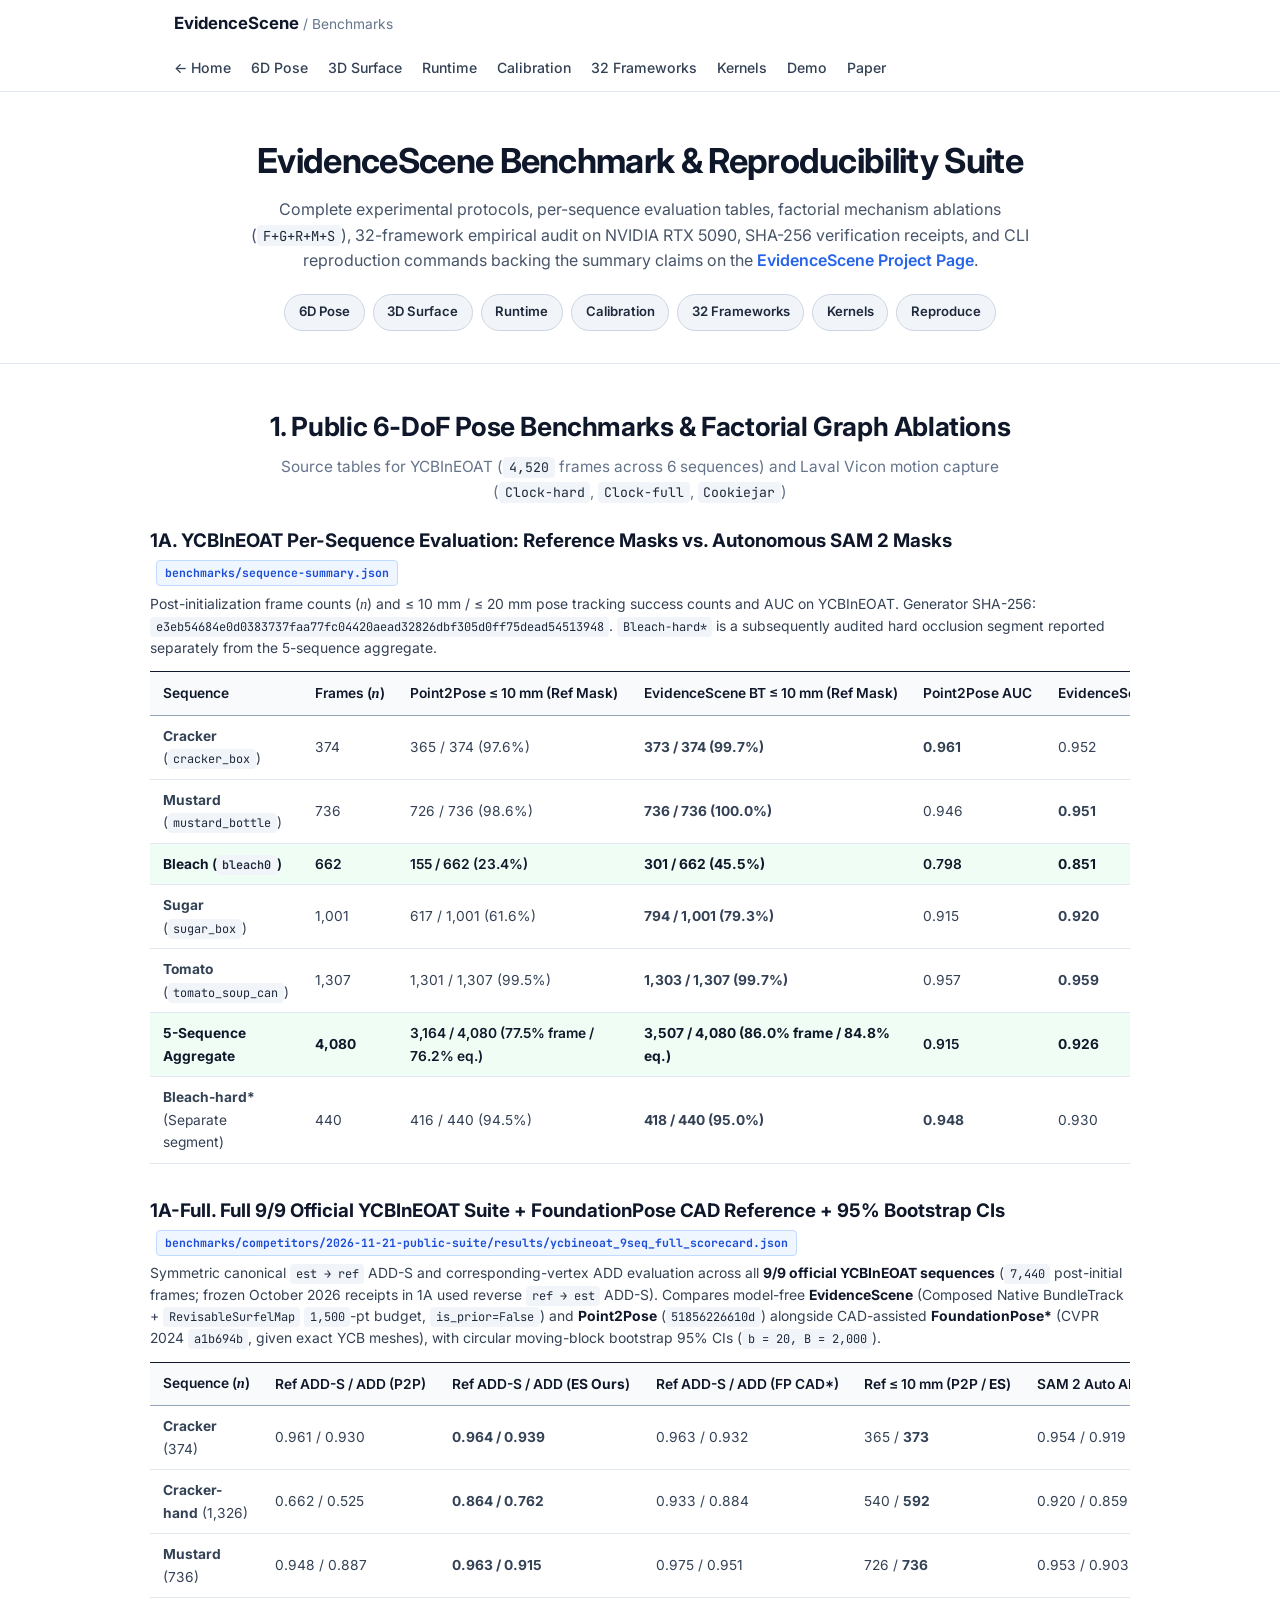
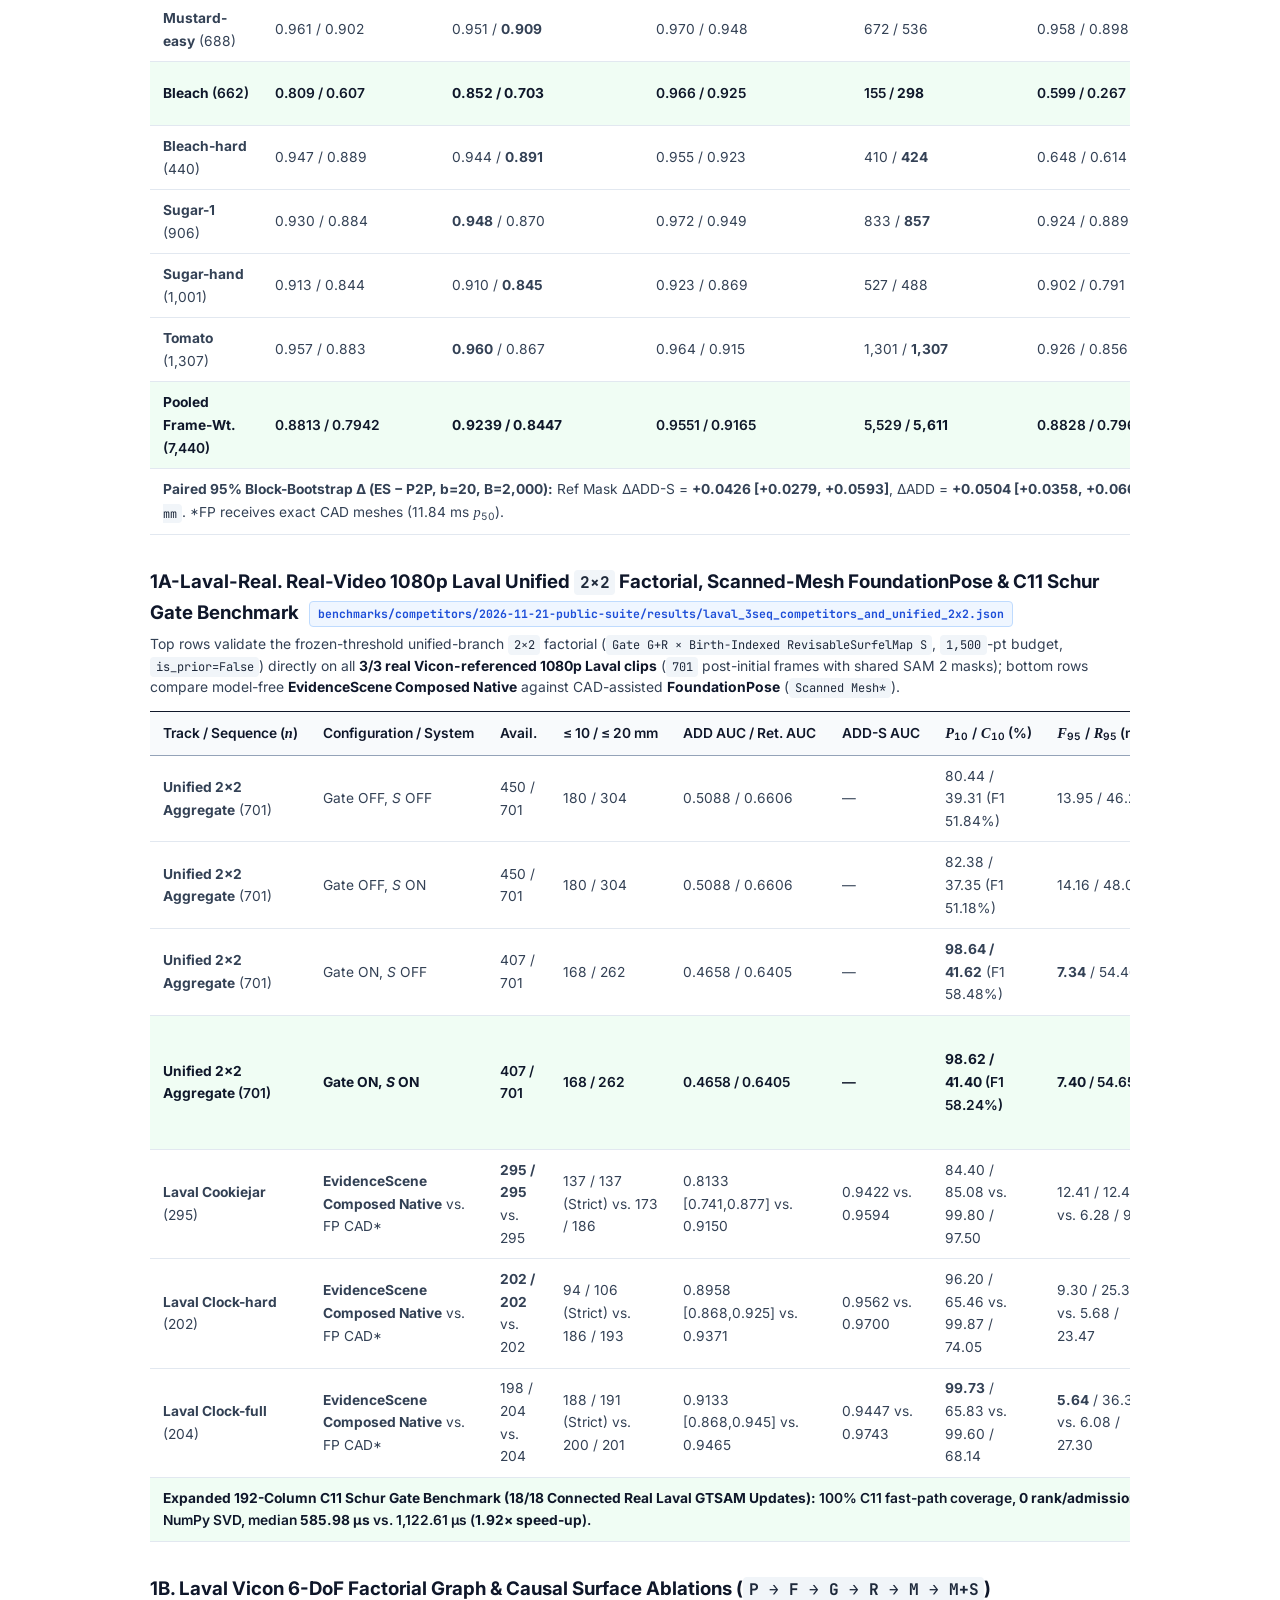
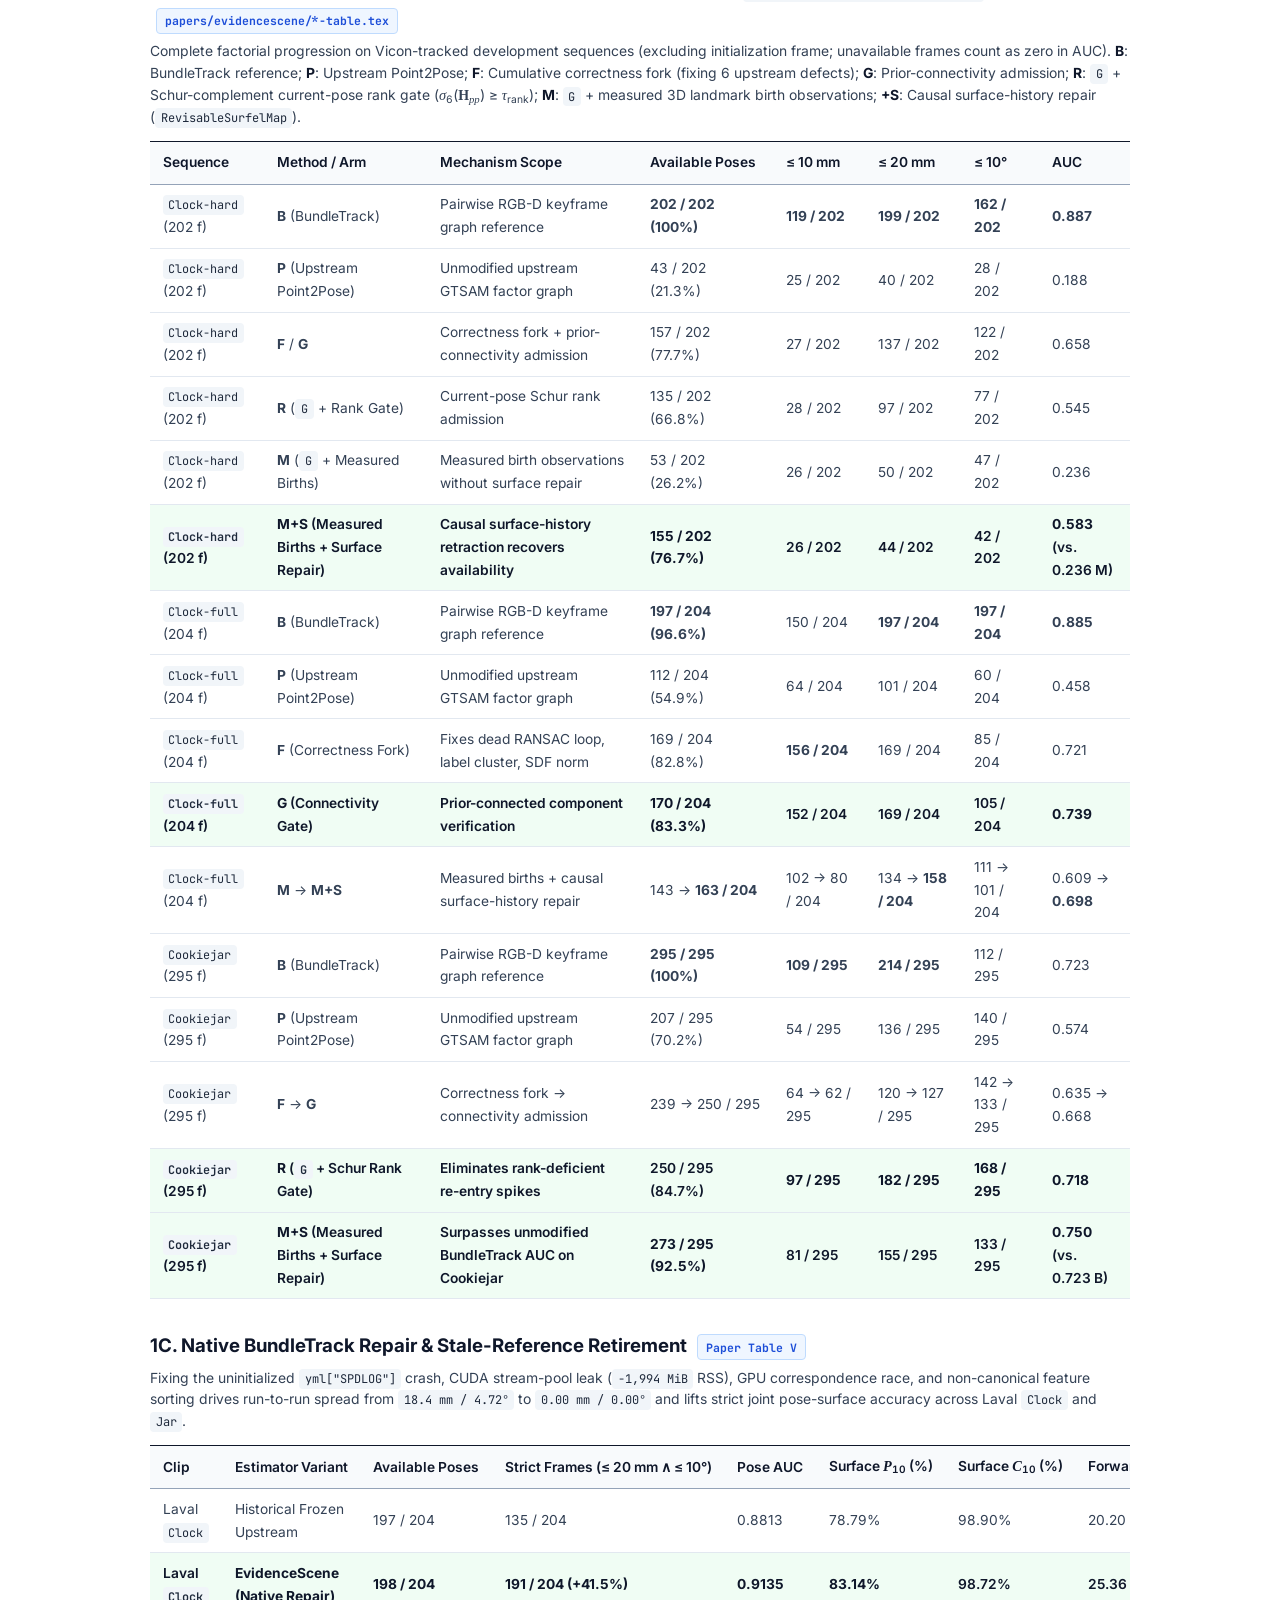
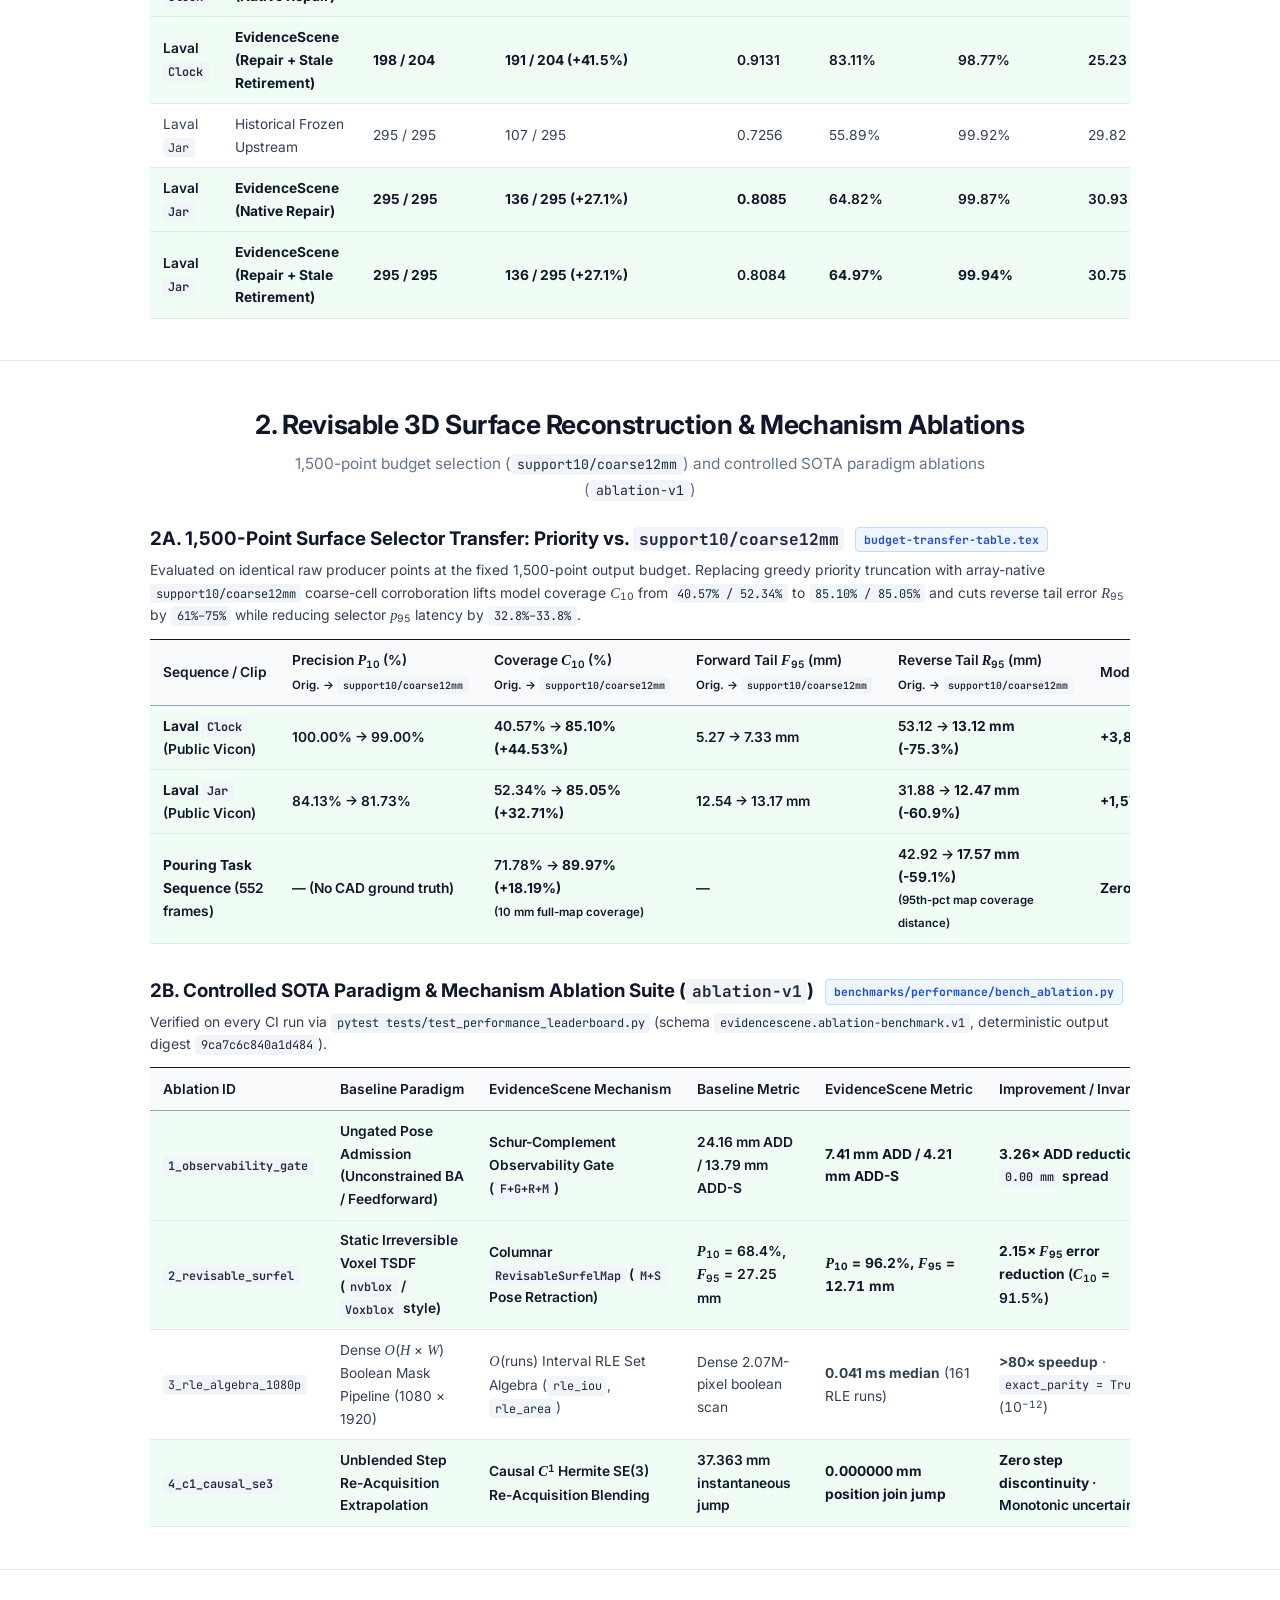
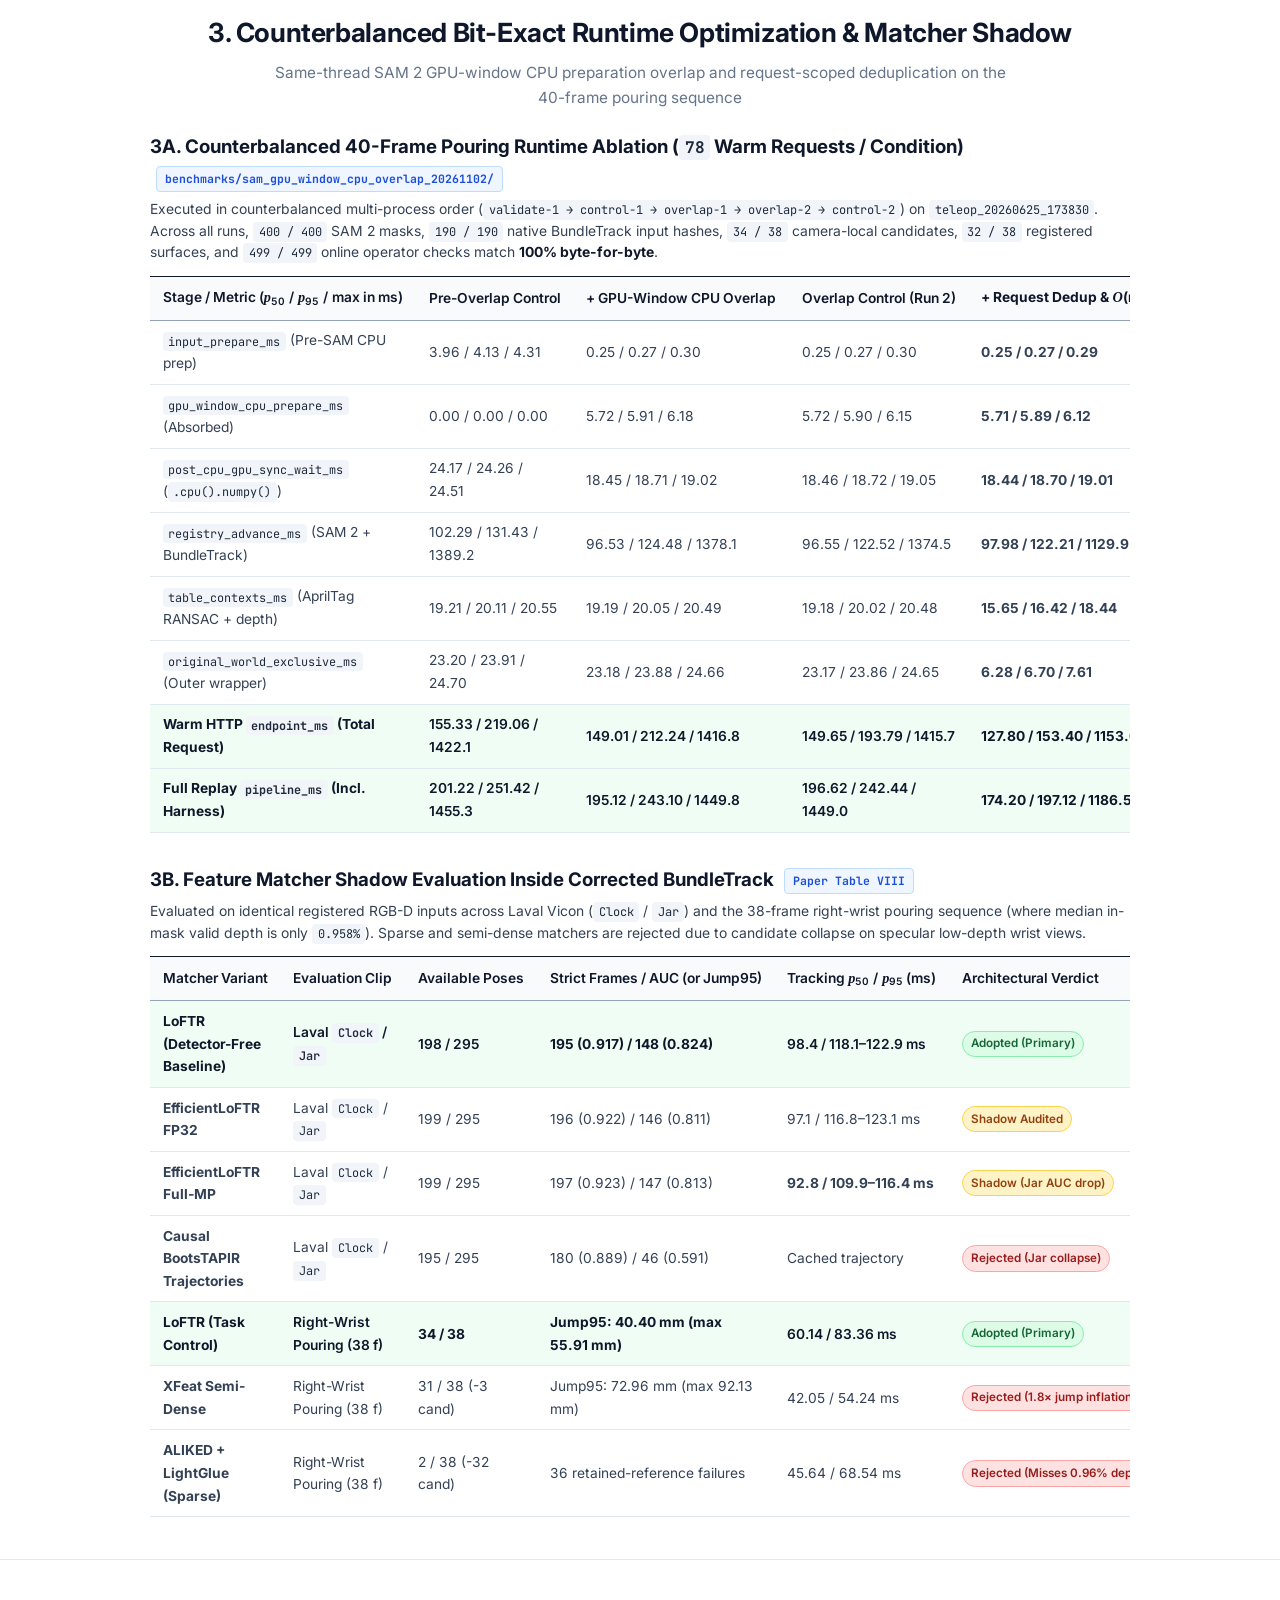
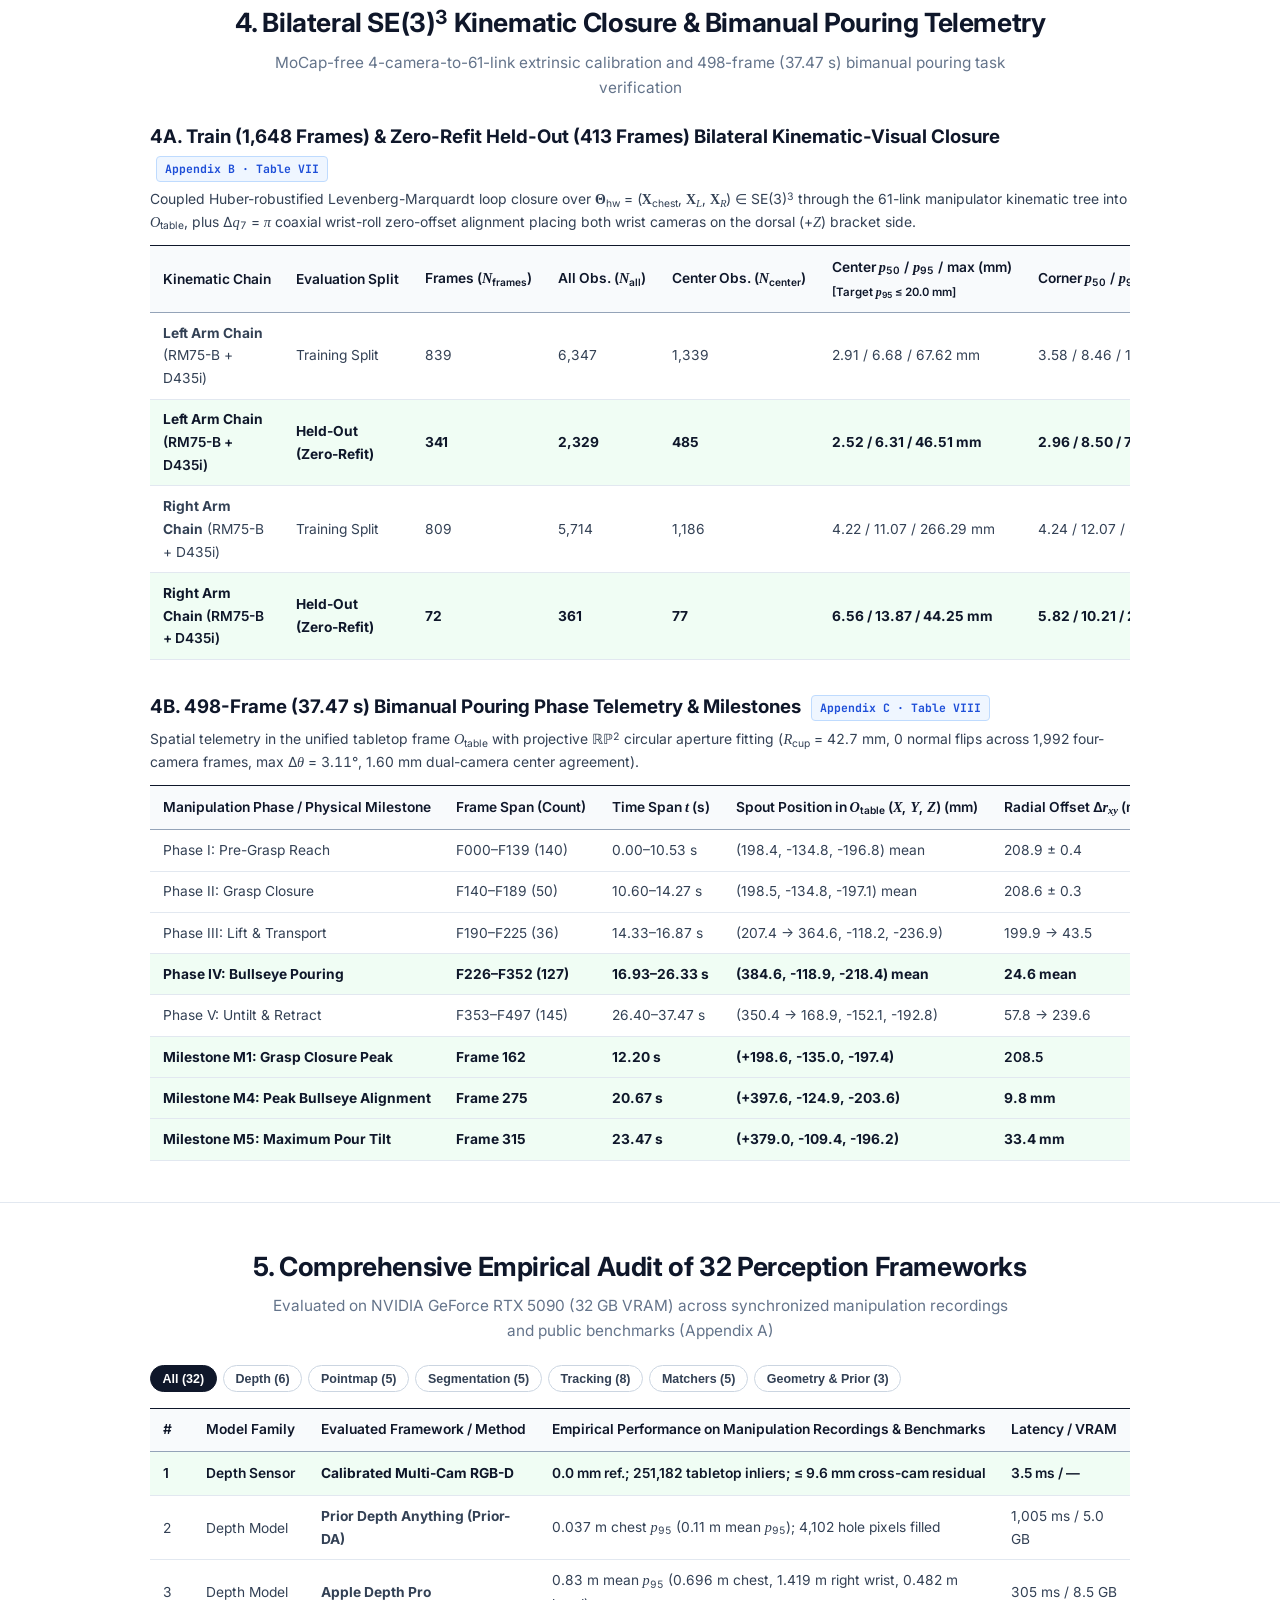
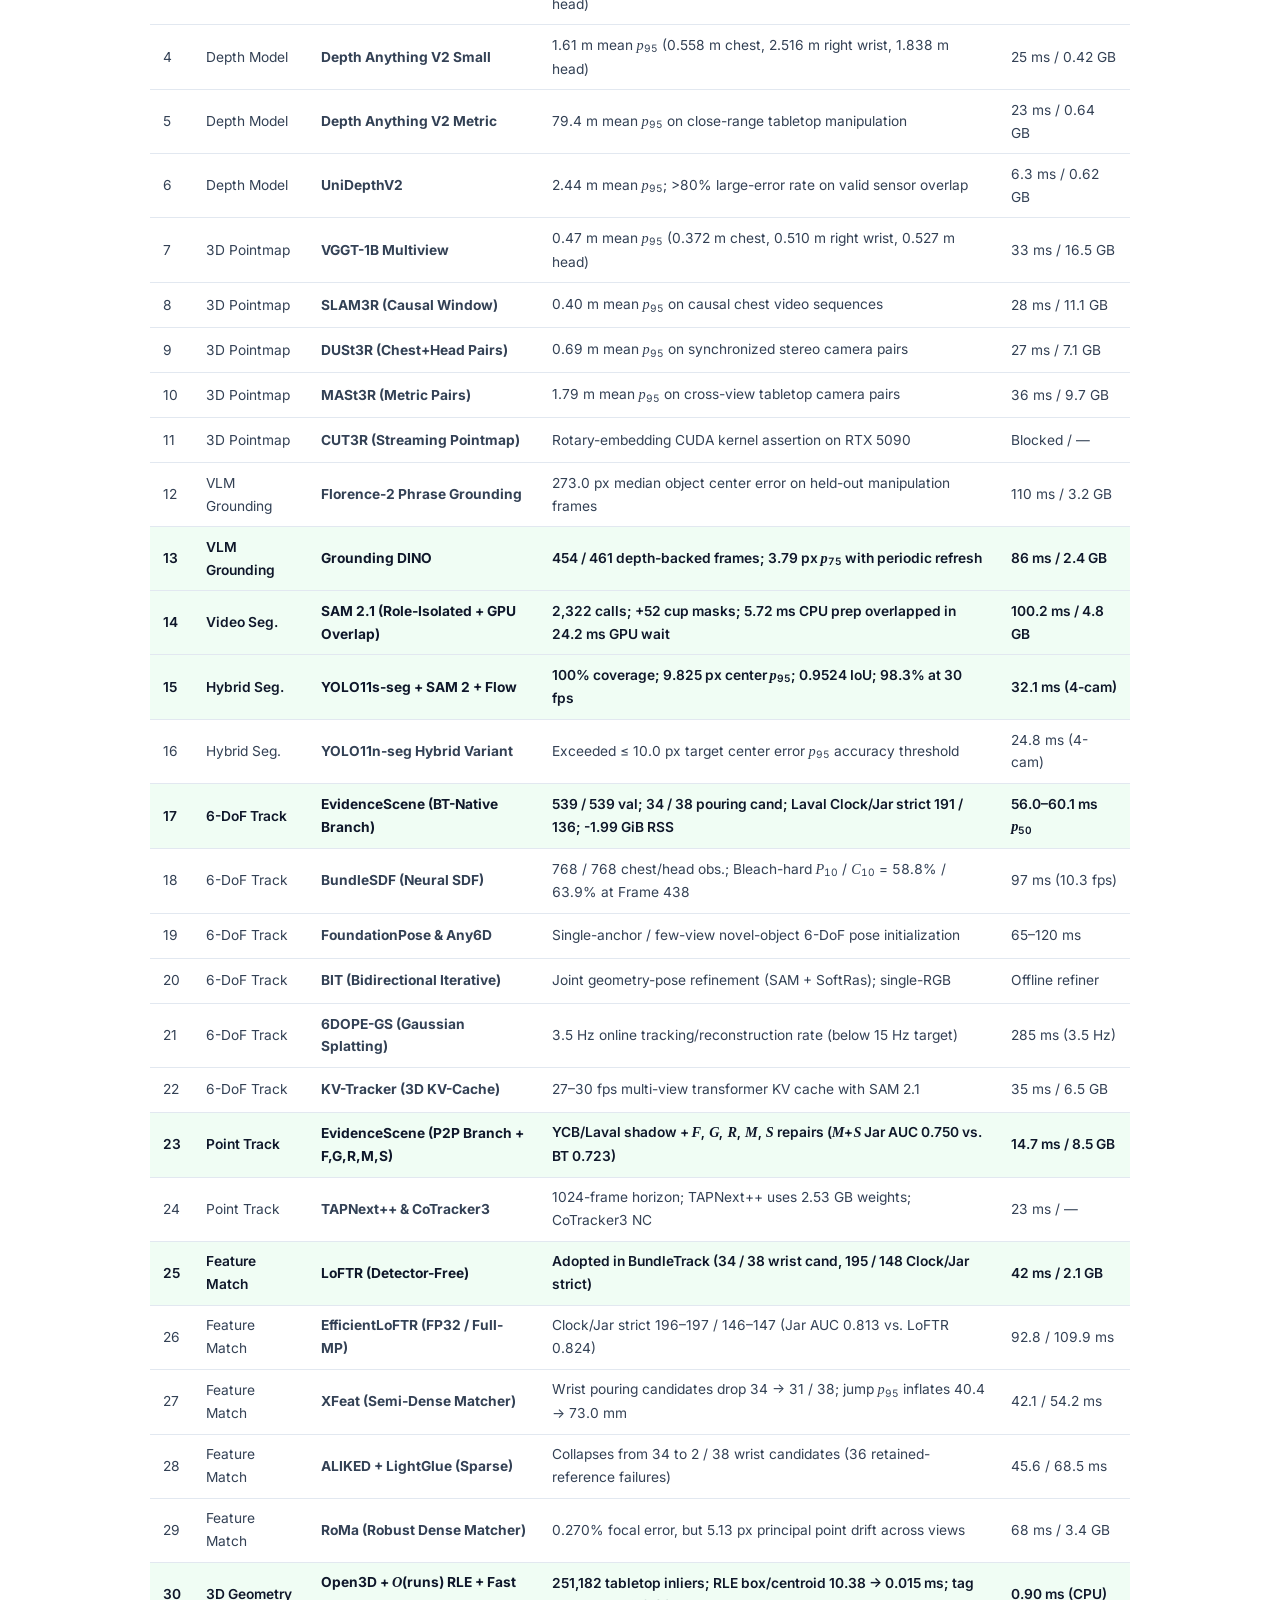
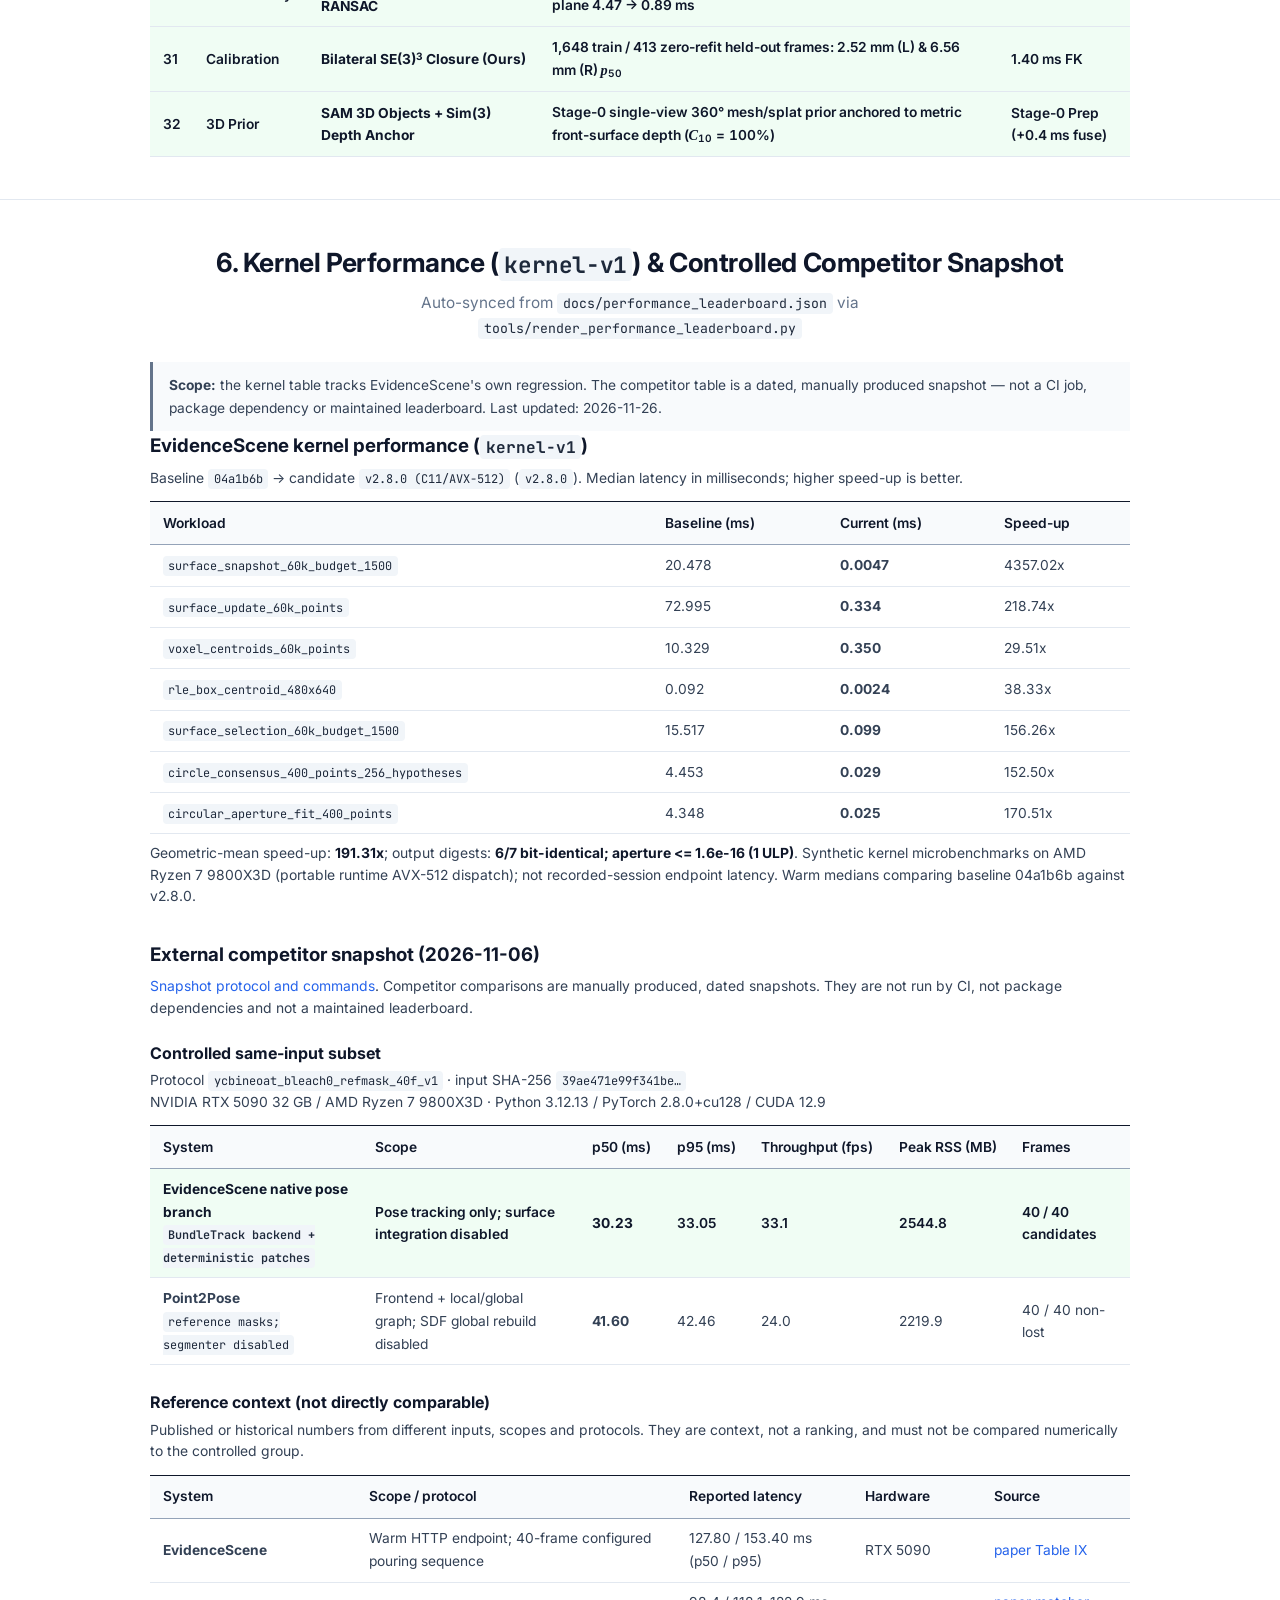
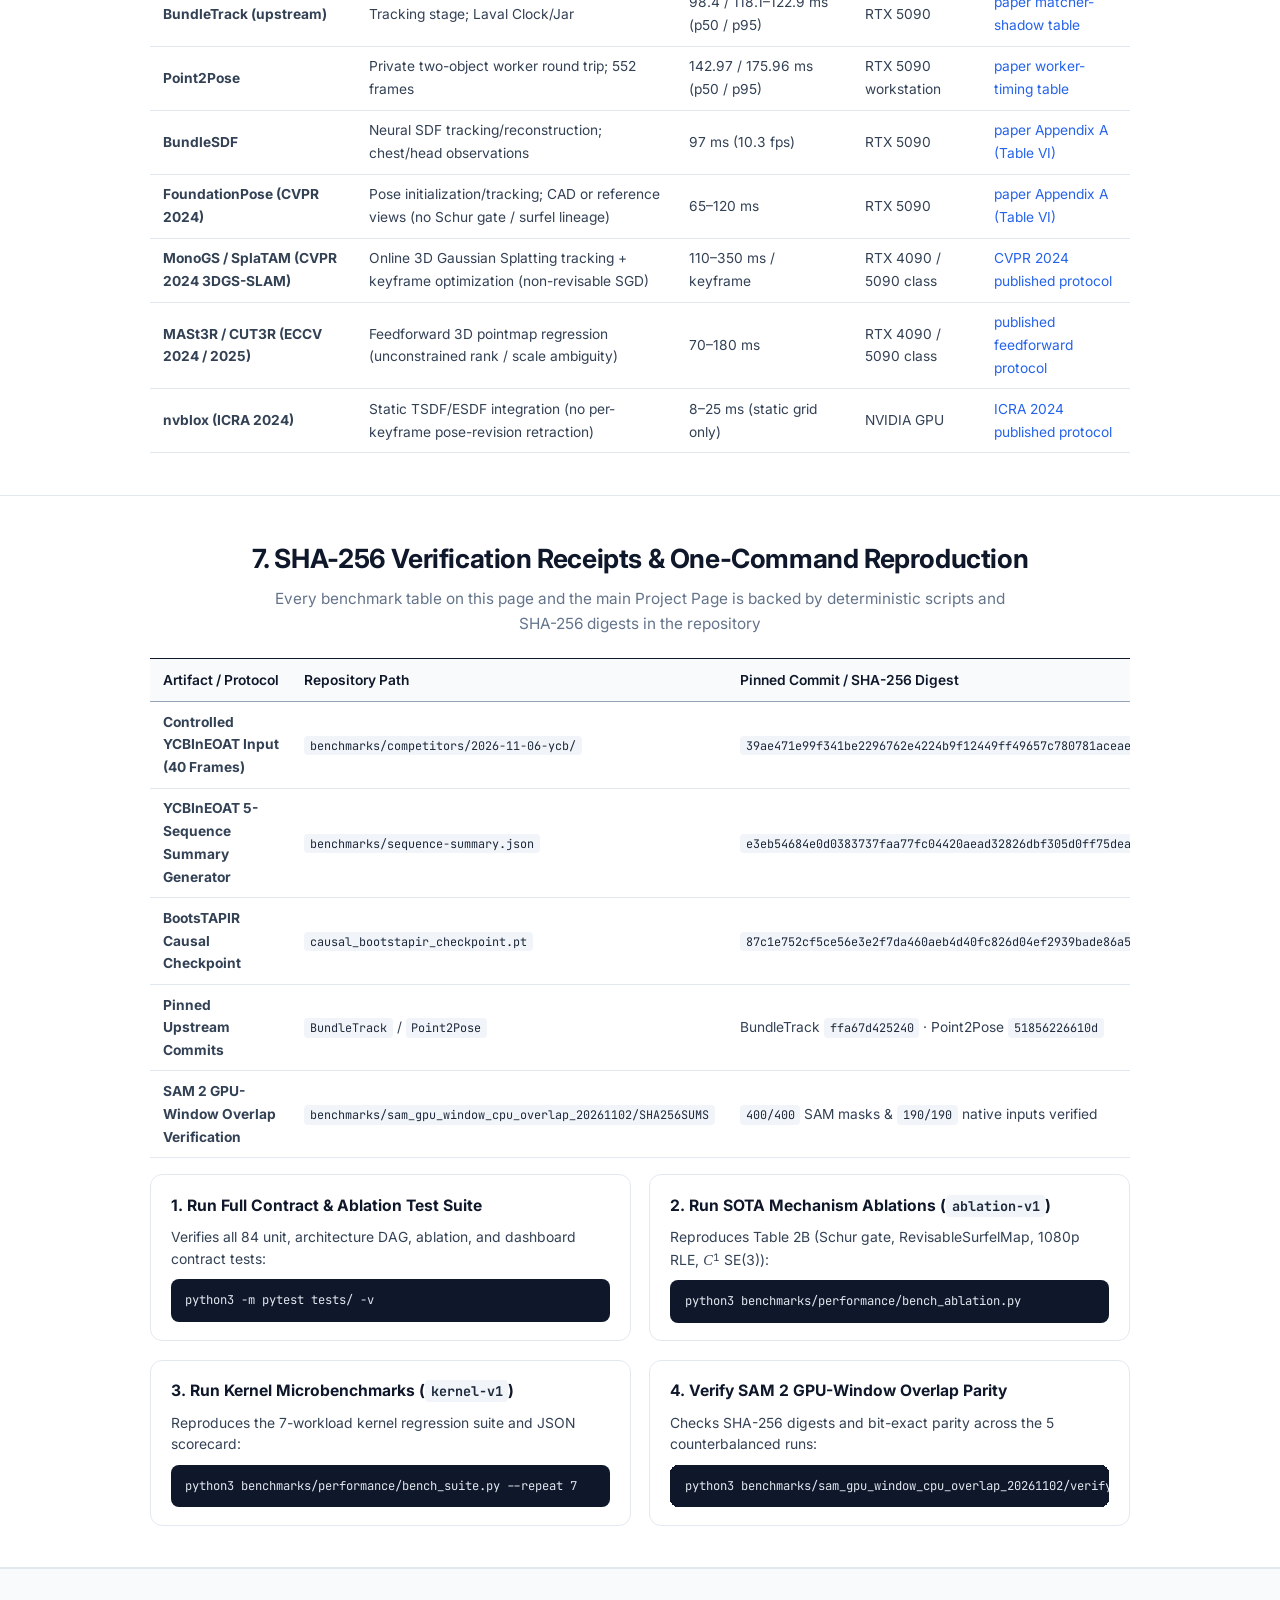
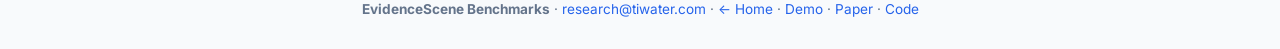
<file: docs/benchmark/index.html>
<!DOCTYPE html>
<html lang="en">
<head>
  <meta charset="UTF-8" />
  <meta name="viewport" content="width=device-width, initial-scale=1.0" />
  <title>EvidenceScene Benchmarks &amp; Reproducibility Suite — Complete Experimental Tables &amp; SHA-256 Receipts</title>
  <meta name="description" content="Complete experimental tables, factorial ablations (F+G+R+M+S), 32-framework empirical audit, bilateral SE(3)^3 calibration closure, kernel microbenchmarks, and reproduction commands for EvidenceScene." />
  <link rel="preconnect" href="https://fonts.googleapis.com" />
  <link rel="preconnect" href="https://fonts.gstatic.com" crossorigin />
  <link href="https://fonts.googleapis.com/css2?family=Inter:wght@400;500;600;700&family=JetBrains+Mono:wght@400;500&display=swap" rel="stylesheet" />
  <link rel="stylesheet" href="../assets/css/style.css" />
  <style>
    .bench-subnav {
      display: flex;
      flex-wrap: wrap;
      gap: 0.5rem;
      justify-content: center;
      margin: 1.25rem 0 0.5rem;
    }
    .bench-subnav a {
      display: inline-flex;
      align-items: center;
      gap: 0.35rem;
      padding: 0.42rem 0.85rem;
      border-radius: 999px;
      font-size: 0.82rem;
      font-weight: 600;
      text-decoration: none;
      color: #1e293b;
      background: #f1f5f9;
      border: 1px solid #cbd5e1;
      transition: all 0.15s ease;
    }
    .bench-subnav a:hover {
      background: #0f172a;
      color: #ffffff;
      border-color: #0f172a;
    }
    .source-tag {
      display: inline-block;
      font-family: "JetBrains Mono", monospace;
      font-size: 0.72rem;
      padding: 0.15rem 0.5rem;
      border-radius: 4px;
      background: #eff6ff;
      color: #1d4ed8;
      border: 1px solid #bfdbfe;
      vertical-align: middle;
      margin-left: 0.4rem;
    }
    .verdict-badge {
      display: inline-block;
      padding: 0.16rem 0.5rem;
      border-radius: 999px;
      font-size: 0.73rem;
      font-weight: 600;
      white-space: nowrap;
    }
    .verdict-adopted {
      background: #dcfce7;
      color: #166534;
      border: 1px solid #86efac;
    }
    .verdict-retained {
      background: #dbeafe;
      color: #1e40af;
      border: 1px solid #93c5fd;
    }
    .verdict-shadow {
      background: #fef3c7;
      color: #92400e;
      border: 1px solid #fcd34d;
    }
    .verdict-rejected {
      background: #fee2e2;
      color: #991b1b;
      border: 1px solid #fca5a5;
    }
    .filter-bar {
      display: flex;
      flex-wrap: wrap;
      gap: 0.4rem;
      margin: 0.85rem 0 1rem;
    }
    .filter-chip {
      padding: 0.32rem 0.72rem;
      border-radius: 999px;
      border: 1px solid #cbd5e1;
      background: #ffffff;
      color: #334155;
      font-size: 0.78rem;
      font-weight: 600;
      cursor: pointer;
      transition: all 0.15s ease;
    }
    .filter-chip:hover {
      border-color: #64748b;
      color: #0f172a;
    }
    .filter-chip.is-active {
      background: #0f172a;
      color: #ffffff;
      border-color: #0f172a;
    }
    .repro-grid {
      display: grid;
      grid-template-columns: repeat(auto-fit, minmax(320px, 1fr));
      gap: 1.15rem;
      margin-top: 1rem;
    }
    .repro-card {
      background: #ffffff;
      border: 1px solid #e2e8f0;
      border-radius: 12px;
      padding: 1.1rem 1.25rem;
    }
    .repro-card h4 {
      margin: 0 0 0.45rem;
      font-size: 0.98rem;
      color: #0f172a;
    }
    .repro-card pre {
      margin: 0.55rem 0 0;
      padding: 0.75rem 0.9rem;
      background: #0f172a;
      color: #e2e8f0;
      border-radius: 8px;
      font-family: "JetBrains Mono", monospace;
      font-size: 0.76rem;
      line-height: 1.5;
      overflow-x: auto;
    }
  </style>
</head>
<body>

  <!-- Sticky Top Navigation -->
  <nav class="top-nav">
    <div class="nav-container">
      <a href="../" class="nav-brand">EvidenceScene <span style="font-weight:400;color:#64748b;font-size:0.86rem;">/ Benchmarks</span></a>
      <ul class="nav-links">
        <li><a href="../">← Home</a></li>
        <li><a href="#public-pose">6D Pose</a></li>
        <li><a href="#surface-ablation">3D Surface</a></li>
        <li><a href="#runtime-overlap">Runtime</a></li>
        <li><a href="#calibration-pouring">Calibration</a></li>
        <li><a href="#framework-audit">32 Frameworks</a></li>
        <li><a href="#kernel-competitor">Kernels</a></li>
        <li><a href="../demo/">Demo</a></li>
        <li><a href="../assets/papers/evidencescene.pdf" target="_blank" rel="noopener">Paper</a></li>
      </ul>
    </div>
  </nav>

  <!-- Header -->
  <header class="hero" style="padding-bottom:1.5rem;">
    <div class="hero-container">
      <h1 class="hero-title" style="font-size:2.15rem;">
        EvidenceScene Benchmark &amp; Reproducibility Suite
      </h1>
      <p style="max-width:820px;margin:0.65rem auto 0;color:#475569;font-size:1rem;line-height:1.6;">
        Complete experimental protocols, per-sequence evaluation tables, factorial mechanism ablations (<code>F+G+R+M+S</code>),
        32-framework empirical audit on NVIDIA RTX 5090, SHA-256 verification receipts, and CLI reproduction commands
        backing the summary claims on the <a href="../" style="color:#2563eb;font-weight:600;">EvidenceScene Project Page</a>.
      </p>

      <div class="bench-subnav">
        <a href="#public-pose">6D Pose</a>
        <a href="#surface-ablation">3D Surface</a>
        <a href="#runtime-overlap">Runtime</a>
        <a href="#calibration-pouring">Calibration</a>
        <a href="#framework-audit">32 Frameworks</a>
        <a href="#kernel-competitor">Kernels</a>
        <a href="#reproduce">Reproduce</a>
      </div>
    </div>
  </header>

  <!-- Section 1: Public 6-DoF Pose Benchmarks & Factorial Ablations -->
  <section id="public-pose" class="section">
    <div class="container">
      <div class="section-header">
        <h2 class="section-title">1. Public 6-DoF Pose Benchmarks &amp; Factorial Graph Ablations</h2>
        <p class="section-subtitle">
          Source tables for YCBInEOAT (<code>4,520</code> frames across 6 sequences) and Laval Vicon motion capture (<code>Clock-hard</code>, <code>Clock-full</code>, <code>Cookiejar</code>)
        </p>
      </div>

      <!-- 1A: YCBInEOAT -->
      <h3>1A. YCBInEOAT Per-Sequence Evaluation: Reference Masks vs. Autonomous SAM 2 Masks <span class="source-tag">benchmarks/sequence-summary.json</span></h3>
      <p class="caption" style="margin-top:0.35rem;">
        Post-initialization frame counts (<span class="math"><i>n</i></span>) and ≤ 10 mm / ≤ 20 mm pose tracking success counts and AUC on YCBInEOAT.
        Generator SHA-256: <code>e3eb54684e0d0383737faa77fc04420aead32826dbf305d0ff75dead54513948</code>.
        <code>Bleach-hard*</code> is a subsequently audited hard occlusion segment reported separately from the 5-sequence aggregate.
      </p>
      <div class="table-wrapper">
        <table class="benchmark-table">
          <thead>
            <tr>
              <th>Sequence</th>
              <th>Frames (<span class="math"><i>n</i></span>)</th>
              <th>Point2Pose ≤ 10 mm (Ref Mask)</th>
              <th>EvidenceScene BT ≤ 10 mm (Ref Mask)</th>
              <th>Point2Pose AUC</th>
              <th>EvidenceScene BT AUC</th>
              <th>Point2Pose ≤ 10 / 20 mm (SAM 2 Mask)</th>
              <th>EvidenceScene BT ≤ 10 / 20 mm (SAM 2 Mask)</th>
            </tr>
          </thead>
          <tbody>
            <tr>
              <td><strong>Cracker</strong> (<code>cracker_box</code>)</td>
              <td>374</td>
              <td>365 / 374 (97.6%)</td>
              <td><strong>373 / 374 (99.7%)</strong></td>
              <td><strong>0.961</strong></td>
              <td>0.952</td>
              <td>364 / 371</td>
              <td><strong>373 / 373</strong></td>
            </tr>
            <tr>
              <td><strong>Mustard</strong> (<code>mustard_bottle</code>)</td>
              <td>736</td>
              <td>726 / 736 (98.6%)</td>
              <td><strong>736 / 736 (100.0%)</strong></td>
              <td>0.946</td>
              <td><strong>0.951</strong></td>
              <td>730 / 733</td>
              <td><strong>736 / 736</strong></td>
            </tr>
            <tr class="highlight-row">
              <td><strong>Bleach</strong> (<code>bleach0</code>)</td>
              <td>662</td>
              <td>155 / 662 (23.4%)</td>
              <td><strong>301 / 662 (45.5%)</strong></td>
              <td>0.798</td>
              <td><strong>0.851</strong></td>
              <td>155 / 158 (23.4%)</td>
              <td><strong>644 / 655 (97.3%)</strong></td>
            </tr>
            <tr>
              <td><strong>Sugar</strong> (<code>sugar_box</code>)</td>
              <td>1,001</td>
              <td>617 / 1,001 (61.6%)</td>
              <td><strong>794 / 1,001 (79.3%)</strong></td>
              <td>0.915</td>
              <td><strong>0.920</strong></td>
              <td>332 / 998</td>
              <td><strong>588 / 999</strong></td>
            </tr>
            <tr>
              <td><strong>Tomato</strong> (<code>tomato_soup_can</code>)</td>
              <td>1,307</td>
              <td>1,301 / 1,307 (99.5%)</td>
              <td><strong>1,303 / 1,307 (99.7%)</strong></td>
              <td>0.957</td>
              <td><strong>0.959</strong></td>
              <td>1,217 / 1,266</td>
              <td><strong>1,255 / 1,307</strong></td>
            </tr>
            <tr class="highlight-row-emerald">
              <td><strong>5-Sequence Aggregate</strong></td>
              <td><strong>4,080</strong></td>
              <td>3,164 / 4,080 (77.5% frame / 76.2% eq.)</td>
              <td><strong>3,507 / 4,080 (86.0% frame / 84.8% eq.)</strong></td>
              <td>0.915</td>
              <td><strong>0.926</strong></td>
              <td>2,798 / 3,526</td>
              <td><strong>3,596 / 4,070</strong></td>
            </tr>
            <tr>
              <td><strong>Bleach-hard*</strong> (Separate segment)</td>
              <td>440</td>
              <td>416 / 440 (94.5%)</td>
              <td><strong>418 / 440 (95.0%)</strong></td>
              <td><strong>0.948</strong></td>
              <td>0.930</td>
              <td>—</td>
              <td>—</td>
            </tr>
          </tbody>
        </table>
      </div>

      <!-- 1A-Full: Full 9/9 Official YCBInEOAT Suite -->
      <h3 style="margin-top:2rem;">1A-Full. Full 9/9 Official YCBInEOAT Suite + FoundationPose CAD Reference + 95% Bootstrap CIs <span class="source-tag">benchmarks/competitors/2026-11-21-public-suite/results/ycbineoat_9seq_full_scorecard.json</span></h3>
      <p class="caption" style="margin-top:0.35rem;">
        Symmetric canonical <code>est → ref</code> ADD-S and corresponding-vertex ADD evaluation across all <strong>9/9 official YCBInEOAT sequences</strong> (<code>7,440</code> post-initial frames; frozen October 2026 receipts in 1A used reverse <code>ref → est</code> ADD-S). Compares model-free <strong>EvidenceScene</strong> (Composed Native BundleTrack + <code>RevisableSurfelMap</code> <code>1,500</code>-pt budget, <code>is_prior=False</code>) and <strong>Point2Pose</strong> (<code>51856226610d</code>) alongside CAD-assisted <strong>FoundationPose*</strong> (CVPR 2024 <code>a1b694b</code>, given exact YCB meshes), with circular moving-block bootstrap 95% CIs (<code>b = 20, B = 2,000</code>).
      </p>
      <div class="table-wrapper">
        <table class="benchmark-table">
          <thead>
            <tr>
              <th>Sequence (<span class="math"><i>n</i></span>)</th>
              <th>Ref ADD-S / ADD (P2P)</th>
              <th>Ref ADD-S / ADD (<strong>ES Ours</strong>)</th>
              <th>Ref ADD-S / ADD (FP CAD*)</th>
              <th>Ref ≤ 10 mm (P2P / <strong>ES</strong>)</th>
              <th>SAM 2 Auto ADD-S / ADD (P2P)</th>
              <th>SAM 2 Auto ADD-S / ADD (<strong>ES Ours</strong>)</th>
              <th>Auto ≤ 10 mm (P2P / <strong>ES</strong>)</th>
              <th>Ref Surf <span class="math"><i>P</i><sub>10</sub>/<i>C</i><sub>10</sub></span> (<span class="math"><i>F</i><sub>95</sub></span>) / Lat. <span class="math"><i>p</i><sub>50</sub></span> (P2P vs. <strong>ES</strong>)</th>
            </tr>
          </thead>
          <tbody>
            <tr>
              <td><strong>Cracker</strong> (374)</td>
              <td>0.961 / 0.930</td>
              <td><strong>0.964 / 0.939</strong></td>
              <td>0.963 / 0.932</td>
              <td>365 / <strong>373</strong></td>
              <td>0.954 / 0.919</td>
              <td>0.942 / 0.902</td>
              <td>365 / 363</td>
              <td>99.8/52.9 (4.8) vs. 99.1/50.6 (7.1) / 44.0 ms</td>
            </tr>
            <tr>
              <td><strong>Cracker-hand</strong> (1,326)</td>
              <td>0.662 / 0.525</td>
              <td><strong>0.864 / 0.762</strong></td>
              <td>0.933 / 0.884</td>
              <td>540 / <strong>592</strong></td>
              <td>0.920 / 0.859</td>
              <td>0.880 / 0.816</td>
              <td>1,235 / 752</td>
              <td>38.2/15.0 (73.2) vs. <strong>57.5/21.4 (24.7)</strong> / 41.9 ms</td>
            </tr>
            <tr>
              <td><strong>Mustard</strong> (736)</td>
              <td>0.948 / 0.887</td>
              <td><strong>0.963 / 0.915</strong></td>
              <td>0.975 / 0.951</td>
              <td>726 / <strong>736</strong></td>
              <td>0.953 / 0.903</td>
              <td><strong>0.969 / 0.924</strong></td>
              <td>730 / <strong>736</strong></td>
              <td>98.3/55.1 (8.3) vs. <strong>99.9/58.4 (7.0)</strong> / 50.0 ms</td>
            </tr>
            <tr>
              <td><strong>Mustard-easy</strong> (688)</td>
              <td>0.961 / 0.902</td>
              <td>0.951 / <strong>0.909</strong></td>
              <td>0.970 / 0.948</td>
              <td>672 / 536</td>
              <td>0.958 / 0.898</td>
              <td>0.947 / <strong>0.906</strong></td>
              <td>655 / 544</td>
              <td>99.1/58.9 (7.5) vs. <strong>99.8/57.7 (7.1)</strong> / 46.9 ms</td>
            </tr>
            <tr class="highlight-row">
              <td><strong>Bleach</strong> (662)</td>
              <td>0.809 / 0.607</td>
              <td><strong>0.852 / 0.703</strong></td>
              <td>0.966 / 0.925</td>
              <td>155 / <strong>298</strong></td>
              <td>0.599 / 0.267</td>
              <td><strong>0.907 / 0.783</strong></td>
              <td>155 / <strong>339</strong></td>
              <td>84.4/40.3 (23.3) vs. 81.5/41.6 (36.4) / 45.3 ms</td>
            </tr>
            <tr>
              <td><strong>Bleach-hard</strong> (440)</td>
              <td>0.947 / 0.889</td>
              <td>0.944 / <strong>0.891</strong></td>
              <td>0.955 / 0.923</td>
              <td>410 / <strong>424</strong></td>
              <td>0.648 / 0.614</td>
              <td><strong>0.939 / 0.864</strong></td>
              <td>297 / <strong>430</strong></td>
              <td>99.4/38.8 (7.8) vs. 98.5/41.4 (8.6) / 52.2 ms</td>
            </tr>
            <tr>
              <td><strong>Sugar-1</strong> (906)</td>
              <td>0.930 / 0.884</td>
              <td><strong>0.948</strong> / 0.870</td>
              <td>0.972 / 0.949</td>
              <td>833 / <strong>857</strong></td>
              <td>0.924 / 0.889</td>
              <td><strong>0.960 / 0.904</strong></td>
              <td>846 / <strong>859</strong></td>
              <td>97.4/59.0 (9.3) vs. 90.9/53.5 (13.2) / 53.1 ms</td>
            </tr>
            <tr>
              <td><strong>Sugar-hand</strong> (1,001)</td>
              <td>0.913 / 0.844</td>
              <td>0.910 / <strong>0.845</strong></td>
              <td>0.923 / 0.869</td>
              <td>527 / 488</td>
              <td>0.902 / 0.791</td>
              <td><strong>0.909 / 0.829</strong></td>
              <td>340 / <strong>503</strong></td>
              <td>56.0/45.5 (19.3) vs. 52.7/<strong>43.1 (17.7)</strong> / 54.8 ms</td>
            </tr>
            <tr>
              <td><strong>Tomato</strong> (1,307)</td>
              <td>0.957 / 0.883</td>
              <td><strong>0.960</strong> / 0.867</td>
              <td>0.964 / 0.915</td>
              <td>1,301 / <strong>1,307</strong></td>
              <td>0.926 / 0.856</td>
              <td><strong>0.958 / 0.886</strong></td>
              <td>1,219 / <strong>1,299</strong></td>
              <td>96.7/74.6 (8.9) vs. 96.2/78.0 (9.4) / 56.0 ms</td>
            </tr>
            <tr class="highlight-row-emerald">
              <td><strong>Pooled Frame-Wt.</strong> (7,440)</td>
              <td>0.8813 / 0.7942</td>
              <td><strong>0.9239 / 0.8447</strong></td>
              <td>0.9551 / 0.9165</td>
              <td>5,529 / <strong>5,611</strong></td>
              <td>0.8828 / 0.7968</td>
              <td><strong>0.9313 / 0.8640</strong></td>
              <td>5,842 / 5,825</td>
              <td>85.5/48.9 (18.1) vs. <strong>86.2/49.5 (14.6) / 50.0 ms</strong></td>
            </tr>
            <tr>
              <td colspan="9"><strong>Paired 95% Block-Bootstrap Δ (ES − P2P, b=20, B=2,000):</strong> Ref Mask ΔADD-S = <strong>+0.0426 [+0.0279, +0.0593]</strong>, ΔADD = <strong>+0.0504 [+0.0358, +0.0663]</strong> · SAM 2 Auto ΔADD-S = <strong>+0.0485 [+0.0300, +0.0670]</strong>, ΔADD = <strong>+0.0672 [+0.0461, +0.0892]</strong> · Auto Surface <span class="math"><i>F</i><sub>95</sub></span>: <code>23.25 → 14.17 mm</code>. *FP receives exact CAD meshes (11.84 ms <span class="math"><i>p</i><sub>50</sub></span>).</td>
            </tr>
          </tbody>
        </table>
      </div>

      <!-- 1A-Laval-Real: Real-Video 1080p Laval Unified 2x2 & Cross-Method Reference -->
      <h3 style="margin-top:2rem;">1A-Laval-Real. Real-Video 1080p Laval Unified <code>2×2</code> Factorial, Scanned-Mesh FoundationPose &amp; C11 Schur Gate Benchmark <span class="source-tag">benchmarks/competitors/2026-11-21-public-suite/results/laval_3seq_competitors_and_unified_2x2.json</span></h3>
      <p class="caption" style="margin-top:0.35rem;">
        Top rows validate the frozen-threshold unified-branch <code>2×2</code> factorial (<code>Gate G+R × Birth-Indexed RevisableSurfelMap S</code>, <code>1,500</code>-pt budget, <code>is_prior=False</code>) directly on all <strong>3/3 real Vicon-referenced 1080p Laval clips</strong> (<code>701</code> post-initial frames with shared SAM 2 masks); bottom rows compare model-free <strong>EvidenceScene Composed Native</strong> against CAD-assisted <strong>FoundationPose</strong> (<code>Scanned Mesh*</code>).
      </p>
      <div class="table-wrapper">
        <table class="benchmark-table">
          <thead>
            <tr>
              <th>Track / Sequence (<span class="math"><i>n</i></span>)</th>
              <th>Configuration / System</th>
              <th>Avail.</th>
              <th>≤ 10 / ≤ 20 mm</th>
              <th>ADD AUC / Ret. AUC</th>
              <th>ADD-S AUC</th>
              <th><span class="math"><i>P</i><sub>10</sub> / <i>C</i><sub>10</sub></span> (%)</th>
              <th><span class="math"><i>F</i><sub>95</sub> / <i>R</i><sub>95</sub></span> (mm)</th>
              <th>Notes / Latency</th>
            </tr>
          </thead>
          <tbody>
            <tr>
              <td><strong>Unified 2×2 Aggregate</strong> (701)</td>
              <td>Gate OFF, <em>S</em> OFF</td>
              <td>450 / 701</td>
              <td>180 / 304</td>
              <td>0.5088 / 0.6606</td>
              <td>—</td>
              <td>80.44 / 39.31 (F1 51.84%)</td>
              <td>13.95 / 46.20</td>
              <td>3-action mean (baseline)</td>
            </tr>
            <tr>
              <td><strong>Unified 2×2 Aggregate</strong> (701)</td>
              <td>Gate OFF, <em>S</em> ON</td>
              <td>450 / 701</td>
              <td>180 / 304</td>
              <td>0.5088 / 0.6606</td>
              <td>—</td>
              <td>82.38 / 37.35 (F1 51.18%)</td>
              <td>14.16 / 48.05</td>
              <td>Cannot prune unanchored surfels</td>
            </tr>
            <tr>
              <td><strong>Unified 2×2 Aggregate</strong> (701)</td>
              <td>Gate ON, <em>S</em> OFF</td>
              <td>407 / 701</td>
              <td>168 / 262</td>
              <td>0.4658 / 0.6405</td>
              <td>—</td>
              <td><strong>98.64 / 41.62</strong> (F1 58.48%)</td>
              <td><strong>7.34</strong> / 54.46</td>
              <td>Rejects bad graph updates</td>
            </tr>
            <tr class="highlight-row-emerald">
              <td><strong>Unified 2×2 Aggregate</strong> (701)</td>
              <td><strong>Gate ON, <em>S</em> ON</strong></td>
              <td>407 / 701</td>
              <td>168 / 262</td>
              <td>0.4658 / 0.6405</td>
              <td>—</td>
              <td><strong>98.62 / 41.40</strong> (F1 58.24%)</td>
              <td><strong>7.40</strong> / 54.65</td>
              <td>Cookiejar <span class="math"><i>P</i><sub>10</sub></span> <strong>45.20%→100.00%</strong>, <span class="math"><i>F</i><sub>95</sub></span> 25.19→<strong>5.49 mm</strong> (33/35 rejected)</td>
            </tr>
            <tr>
              <td><strong>Laval Cookiejar</strong> (295)</td>
              <td><strong>EvidenceScene Composed Native</strong> vs. FP CAD*</td>
              <td><strong>295 / 295</strong> vs. 295</td>
              <td>137 / 137 (Strict) vs. 173 / 186</td>
              <td>0.8133 [0.741,0.877] vs. 0.9150</td>
              <td>0.9422 vs. 0.9594</td>
              <td>84.40 / 85.08 vs. 99.80 / 97.50</td>
              <td>12.41 / 12.42 vs. 6.28 / 9.12</td>
              <td><span class="math"><i>p</i><sub>50</sub></span>: 122.5 ms (ES) vs. 12.7 ms (FP*)</td>
            </tr>
            <tr>
              <td><strong>Laval Clock-hard</strong> (202)</td>
              <td><strong>EvidenceScene Composed Native</strong> vs. FP CAD*</td>
              <td><strong>202 / 202</strong> vs. 202</td>
              <td>94 / 106 (Strict) vs. 186 / 193</td>
              <td>0.8958 [0.868,0.925] vs. 0.9371</td>
              <td>0.9562 vs. 0.9700</td>
              <td>96.20 / 65.46 vs. 99.87 / 74.05</td>
              <td>9.30 / 25.38 vs. 5.68 / 23.47</td>
              <td><span class="math"><i>p</i><sub>50</sub></span>: 117.5 ms (ES) vs. 12.5 ms (FP*)</td>
            </tr>
            <tr>
              <td><strong>Laval Clock-full</strong> (204)</td>
              <td><strong>EvidenceScene Composed Native</strong> vs. FP CAD*</td>
              <td>198 / 204 vs. 204</td>
              <td>188 / 191 (Strict) vs. 200 / 201</td>
              <td>0.9133 [0.868,0.945] vs. 0.9465</td>
              <td>0.9447 vs. 0.9743</td>
              <td><strong>99.73</strong> / 65.83 vs. 99.60 / 68.14</td>
              <td><strong>5.64</strong> / 36.36 vs. 6.08 / 27.30</td>
              <td><span class="math"><i>p</i><sub>50</sub></span>: 119.5 ms (ES) vs. 12.9 ms (FP*)</td>
            </tr>
            <tr class="highlight-row">
              <td colspan="9"><strong>Expanded 192-Column C11 Schur Gate Benchmark (18/18 Connected Real Laval GTSAM Updates):</strong> 100% C11 fast-path coverage, <strong>0 rank/admission mismatches</strong> vs. dense NumPy SVD, median <strong>585.98 µs</strong> vs. 1,122.61 µs (<strong>1.92× speed-up</strong>).</td>
            </tr>
          </tbody>
        </table>
      </div>

      <!-- 1B: Laval Vicon Factorial Ablations -->
      <h3 style="margin-top:2rem;">1B. Laval Vicon 6-DoF Factorial Graph &amp; Causal Surface Ablations (<code>P → F → G → R → M → M+S</code>) <span class="source-tag">papers/evidencescene/*-table.tex</span></h3>
      <p class="caption" style="margin-top:0.35rem;">
        Complete factorial progression on Vicon-tracked development sequences (excluding initialization frame; unavailable frames count as zero in AUC).
        <strong>B</strong>: BundleTrack reference; <strong>P</strong>: Upstream Point2Pose; <strong>F</strong>: Cumulative correctness fork (fixing 6 upstream defects);
        <strong>G</strong>: Prior-connectivity admission; <strong>R</strong>: <code>G</code> + Schur-complement current-pose rank gate (<span class="math"><i>σ</i><sub>6</sub>(<b>H</b><sub><i>pp</i></sub>) ≥ <i>τ</i><sub>rank</sub></span>);
        <strong>M</strong>: <code>G</code> + measured 3D landmark birth observations; <strong>+S</strong>: Causal surface-history repair (<code>RevisableSurfelMap</code>).
      </p>
      <div class="table-wrapper">
        <table class="benchmark-table">
          <thead>
            <tr>
              <th>Sequence</th>
              <th>Method / Arm</th>
              <th>Mechanism Scope</th>
              <th>Available Poses</th>
              <th>≤ 10 mm</th>
              <th>≤ 20 mm</th>
              <th>≤ 10°</th>
              <th>AUC</th>
            </tr>
          </thead>
          <tbody>
            <tr>
              <td><code>Clock-hard</code> (202 f)</td>
              <td><strong>B</strong> (BundleTrack)</td>
              <td>Pairwise RGB-D keyframe graph reference</td>
              <td><strong>202 / 202 (100%)</strong></td>
              <td><strong>119 / 202</strong></td>
              <td><strong>199 / 202</strong></td>
              <td><strong>162 / 202</strong></td>
              <td><strong>0.887</strong></td>
            </tr>
            <tr>
              <td><code>Clock-hard</code> (202 f)</td>
              <td><strong>P</strong> (Upstream Point2Pose)</td>
              <td>Unmodified upstream GTSAM factor graph</td>
              <td>43 / 202 (21.3%)</td>
              <td>25 / 202</td>
              <td>40 / 202</td>
              <td>28 / 202</td>
              <td>0.188</td>
            </tr>
            <tr>
              <td><code>Clock-hard</code> (202 f)</td>
              <td><strong>F</strong> / <strong>G</strong></td>
              <td>Correctness fork + prior-connectivity admission</td>
              <td>157 / 202 (77.7%)</td>
              <td>27 / 202</td>
              <td>137 / 202</td>
              <td>122 / 202</td>
              <td>0.658</td>
            </tr>
            <tr>
              <td><code>Clock-hard</code> (202 f)</td>
              <td><strong>R</strong> (<code>G</code> + Rank Gate)</td>
              <td>Current-pose Schur rank admission</td>
              <td>135 / 202 (66.8%)</td>
              <td>28 / 202</td>
              <td>97 / 202</td>
              <td>77 / 202</td>
              <td>0.545</td>
            </tr>
            <tr>
              <td><code>Clock-hard</code> (202 f)</td>
              <td><strong>M</strong> (<code>G</code> + Measured Births)</td>
              <td>Measured birth observations without surface repair</td>
              <td>53 / 202 (26.2%)</td>
              <td>26 / 202</td>
              <td>50 / 202</td>
              <td>47 / 202</td>
              <td>0.236</td>
            </tr>
            <tr class="highlight-row">
              <td><code>Clock-hard</code> (202 f)</td>
              <td><strong>M+S</strong> (Measured Births + Surface Repair)</td>
              <td>Causal surface-history retraction recovers availability</td>
              <td><strong>155 / 202 (76.7%)</strong></td>
              <td>26 / 202</td>
              <td>44 / 202</td>
              <td>42 / 202</td>
              <td><strong>0.583</strong> (vs. 0.236 M)</td>
            </tr>
            <tr>
              <td><code>Clock-full</code> (204 f)</td>
              <td><strong>B</strong> (BundleTrack)</td>
              <td>Pairwise RGB-D keyframe graph reference</td>
              <td><strong>197 / 204 (96.6%)</strong></td>
              <td>150 / 204</td>
              <td><strong>197 / 204</strong></td>
              <td><strong>197 / 204</strong></td>
              <td><strong>0.885</strong></td>
            </tr>
            <tr>
              <td><code>Clock-full</code> (204 f)</td>
              <td><strong>P</strong> (Upstream Point2Pose)</td>
              <td>Unmodified upstream GTSAM factor graph</td>
              <td>112 / 204 (54.9%)</td>
              <td>64 / 204</td>
              <td>101 / 204</td>
              <td>60 / 204</td>
              <td>0.458</td>
            </tr>
            <tr>
              <td><code>Clock-full</code> (204 f)</td>
              <td><strong>F</strong> (Correctness Fork)</td>
              <td>Fixes dead RANSAC loop, label cluster, SDF norm</td>
              <td>169 / 204 (82.8%)</td>
              <td><strong>156 / 204</strong></td>
              <td>169 / 204</td>
              <td>85 / 204</td>
              <td>0.721</td>
            </tr>
            <tr class="highlight-row">
              <td><code>Clock-full</code> (204 f)</td>
              <td><strong>G</strong> (Connectivity Gate)</td>
              <td>Prior-connected component verification</td>
              <td><strong>170 / 204 (83.3%)</strong></td>
              <td>152 / 204</td>
              <td>169 / 204</td>
              <td>105 / 204</td>
              <td><strong>0.739</strong></td>
            </tr>
            <tr>
              <td><code>Clock-full</code> (204 f)</td>
              <td><strong>M</strong> → <strong>M+S</strong></td>
              <td>Measured births + causal surface-history repair</td>
              <td>143 → <strong>163 / 204</strong></td>
              <td>102 → 80 / 204</td>
              <td>134 → <strong>158 / 204</strong></td>
              <td>111 → 101 / 204</td>
              <td>0.609 → <strong>0.698</strong></td>
            </tr>
            <tr>
              <td><code>Cookiejar</code> (295 f)</td>
              <td><strong>B</strong> (BundleTrack)</td>
              <td>Pairwise RGB-D keyframe graph reference</td>
              <td><strong>295 / 295 (100%)</strong></td>
              <td><strong>109 / 295</strong></td>
              <td><strong>214 / 295</strong></td>
              <td>112 / 295</td>
              <td>0.723</td>
            </tr>
            <tr>
              <td><code>Cookiejar</code> (295 f)</td>
              <td><strong>P</strong> (Upstream Point2Pose)</td>
              <td>Unmodified upstream GTSAM factor graph</td>
              <td>207 / 295 (70.2%)</td>
              <td>54 / 295</td>
              <td>136 / 295</td>
              <td>140 / 295</td>
              <td>0.574</td>
            </tr>
            <tr>
              <td><code>Cookiejar</code> (295 f)</td>
              <td><strong>F</strong> → <strong>G</strong></td>
              <td>Correctness fork → connectivity admission</td>
              <td>239 → 250 / 295</td>
              <td>64 → 62 / 295</td>
              <td>120 → 127 / 295</td>
              <td>142 → 133 / 295</td>
              <td>0.635 → 0.668</td>
            </tr>
            <tr class="highlight-row">
              <td><code>Cookiejar</code> (295 f)</td>
              <td><strong>R</strong> (<code>G</code> + Schur Rank Gate)</td>
              <td>Eliminates rank-deficient re-entry spikes</td>
              <td>250 / 295 (84.7%)</td>
              <td><strong>97 / 295</strong></td>
              <td><strong>182 / 295</strong></td>
              <td><strong>168 / 295</strong></td>
              <td><strong>0.718</strong></td>
            </tr>
            <tr class="highlight-row-emerald">
              <td><code>Cookiejar</code> (295 f)</td>
              <td><strong>M+S</strong> (Measured Births + Surface Repair)</td>
              <td>Surpasses unmodified BundleTrack AUC on Cookiejar</td>
              <td><strong>273 / 295 (92.5%)</strong></td>
              <td>81 / 295</td>
              <td>155 / 295</td>
              <td>133 / 295</td>
              <td><strong>0.750</strong> (vs. 0.723 B)</td>
            </tr>
          </tbody>
        </table>
      </div>

      <!-- 1C: Native BundleTrack Repair & Retirement -->
      <h3 style="margin-top:2rem;">1C. Native BundleTrack Repair &amp; Stale-Reference Retirement <span class="source-tag">Paper Table V</span></h3>
      <p class="caption" style="margin-top:0.35rem;">
        Fixing the uninitialized <code>yml["SPDLOG"]</code> crash, CUDA stream-pool leak (<code>-1,994 MiB</code> RSS), GPU correspondence race, and non-canonical feature sorting drives run-to-run spread from <code>18.4 mm / 4.72°</code> to <code>0.00 mm / 0.00°</code> and lifts strict joint pose-surface accuracy across Laval <code>Clock</code> and <code>Jar</code>.
      </p>
      <div class="table-wrapper">
        <table class="benchmark-table">
          <thead>
            <tr>
              <th>Clip</th>
              <th>Estimator Variant</th>
              <th>Available Poses</th>
              <th>Strict Frames (≤ 20 mm ∧ ≤ 10°)</th>
              <th>Pose AUC</th>
              <th>Surface <span class="math"><i>P</i><sub>10</sub></span> (%)</th>
              <th>Surface <span class="math"><i>C</i><sub>10</sub></span> (%)</th>
              <th>Forward Tail <span class="math"><i>F</i><sub>95</sub></span> (mm)</th>
            </tr>
          </thead>
          <tbody>
            <tr>
              <td>Laval <code>Clock</code></td>
              <td>Historical Frozen Upstream</td>
              <td>197 / 204</td>
              <td>135 / 204</td>
              <td>0.8813</td>
              <td>78.79%</td>
              <td>98.90%</td>
              <td>20.20 mm</td>
            </tr>
            <tr class="highlight-row">
              <td>Laval <code>Clock</code></td>
              <td><strong>EvidenceScene (Native Repair)</strong></td>
              <td><strong>198 / 204</strong></td>
              <td><strong>191 / 204 (+41.5%)</strong></td>
              <td><strong>0.9135</strong></td>
              <td><strong>83.14%</strong></td>
              <td>98.72%</td>
              <td>25.36 mm</td>
            </tr>
            <tr class="highlight-row-emerald">
              <td>Laval <code>Clock</code></td>
              <td><strong>EvidenceScene (Repair + Stale Retirement)</strong></td>
              <td><strong>198 / 204</strong></td>
              <td><strong>191 / 204 (+41.5%)</strong></td>
              <td>0.9131</td>
              <td>83.11%</td>
              <td>98.77%</td>
              <td>25.23 mm</td>
            </tr>
            <tr>
              <td>Laval <code>Jar</code></td>
              <td>Historical Frozen Upstream</td>
              <td>295 / 295</td>
              <td>107 / 295</td>
              <td>0.7256</td>
              <td>55.89%</td>
              <td>99.92%</td>
              <td>29.82 mm</td>
            </tr>
            <tr class="highlight-row">
              <td>Laval <code>Jar</code></td>
              <td><strong>EvidenceScene (Native Repair)</strong></td>
              <td><strong>295 / 295</strong></td>
              <td><strong>136 / 295 (+27.1%)</strong></td>
              <td><strong>0.8085</strong></td>
              <td>64.82%</td>
              <td>99.87%</td>
              <td>30.93 mm</td>
            </tr>
            <tr class="highlight-row-emerald">
              <td>Laval <code>Jar</code></td>
              <td><strong>EvidenceScene (Repair + Stale Retirement)</strong></td>
              <td><strong>295 / 295</strong></td>
              <td><strong>136 / 295 (+27.1%)</strong></td>
              <td>0.8084</td>
              <td><strong>64.97%</strong></td>
              <td><strong>99.94%</strong></td>
              <td>30.75 mm</td>
            </tr>
          </tbody>
        </table>
      </div>
    </div>
  </section>

  <!-- Section 2: Surface Reconstruction & Mechanism Ablations -->
  <section id="surface-ablation" class="section section-alt">
    <div class="container">
      <div class="section-header">
        <h2 class="section-title">2. Revisable 3D Surface Reconstruction &amp; Mechanism Ablations</h2>
        <p class="section-subtitle">
          1,500-point budget selection (<code>support10/coarse12mm</code>) and controlled SOTA paradigm ablations (<code>ablation-v1</code>)
        </p>
      </div>

      <!-- 2A: 1,500-Point Selector Transfer -->
      <h3>2A. 1,500-Point Surface Selector Transfer: Priority vs. <code>support10/coarse12mm</code> <span class="source-tag">budget-transfer-table.tex</span></h3>
      <p class="caption" style="margin-top:0.35rem;">
        Evaluated on identical raw producer points at the fixed 1,500-point output budget. Replacing greedy priority truncation with array-native <code>support10/coarse12mm</code> coarse-cell corroboration lifts model coverage <span class="math"><i>C</i><sub>10</sub></span> from <code>40.57% / 52.34%</code> to <code>85.10% / 85.05%</code> and cuts reverse tail error <span class="math"><i>R</i><sub>95</sub></span> by <code>61%–75%</code> while reducing selector <span class="math"><i>p</i><sub>95</sub></span> latency by <code>32.8%–33.8%</code>.
      </p>
      <div class="table-wrapper">
        <table class="benchmark-table">
          <thead>
            <tr>
              <th>Sequence / Clip</th>
              <th>Precision <span class="math"><i>P</i><sub>10</sub></span> (%)<br><small>Orig. → <code>support10/coarse12mm</code></small></th>
              <th>Coverage <span class="math"><i>C</i><sub>10</sub></span> (%)<br><small>Orig. → <code>support10/coarse12mm</code></small></th>
              <th>Forward Tail <span class="math"><i>F</i><sub>95</sub></span> (mm)<br><small>Orig. → <code>support10/coarse12mm</code></small></th>
              <th>Reverse Tail <span class="math"><i>R</i><sub>95</sub></span> (mm)<br><small>Orig. → <code>support10/coarse12mm</code></small></th>
              <th>Model Grid Cell Gains / Losses (<span class="math"><i>G</i> / <i>L</i><sub>10</sub></span>)</th>
              <th>Selector <span class="math"><i>p</i><sub>95</sub></span> Latency</th>
            </tr>
          </thead>
          <tbody>
            <tr class="highlight-row">
              <td><strong>Laval <code>Clock</code></strong> (Public Vicon)</td>
              <td>100.00% → 99.00%</td>
              <td>40.57% → <strong>85.10% (+44.53%)</strong></td>
              <td>5.27 → 7.33 mm</td>
              <td>53.12 → <strong>13.12 mm (-75.3%)</strong></td>
              <td><strong>+3,820 gained / -15 lost</strong></td>
              <td>31.74 → <strong>21.22 ms (-33.1%)</strong></td>
            </tr>
            <tr class="highlight-row">
              <td><strong>Laval <code>Jar</code></strong> (Public Vicon)</td>
              <td>84.13% → 81.73%</td>
              <td>52.34% → <strong>85.05% (+32.71%)</strong></td>
              <td>12.54 → 13.17 mm</td>
              <td>31.88 → <strong>12.47 mm (-60.9%)</strong></td>
              <td><strong>+1,579 gained / -14 lost</strong></td>
              <td>29.40 → <strong>19.75 ms (-32.8%)</strong></td>
            </tr>
            <tr class="highlight-row-emerald">
              <td><strong>Pouring Task Sequence</strong> (552 frames)</td>
              <td>— (No CAD ground truth)</td>
              <td>71.78% → <strong>89.97% (+18.19%)</strong><br><small>(10 mm full-map coverage)</small></td>
              <td>—</td>
              <td>42.92 → <strong>17.57 mm (-59.1%)</strong><br><small>(95th-pct map coverage distance)</small></td>
              <td><strong>Zero producer regressions</strong></td>
              <td>10.16 → <strong>6.66 ms (-34.4%)</strong></td>
            </tr>
          </tbody>
        </table>
      </div>

      <!-- 2B: Mechanism Ablations (ablation-v1) -->
      <h3 style="margin-top:2rem;">2B. Controlled SOTA Paradigm &amp; Mechanism Ablation Suite (<code>ablation-v1</code>) <span class="source-tag">benchmarks/performance/bench_ablation.py</span></h3>
      <p class="caption" style="margin-top:0.35rem;">
        Verified on every CI run via <code>pytest tests/test_performance_leaderboard.py</code> (schema <code>evidencescene.ablation-benchmark.v1</code>, deterministic output digest <code>9ca7c6c840a1d484</code>).
      </p>
      <div class="table-wrapper">
        <table class="benchmark-table">
          <thead>
            <tr>
              <th>Ablation ID</th>
              <th>Baseline Paradigm</th>
              <th>EvidenceScene Mechanism</th>
              <th>Baseline Metric</th>
              <th>EvidenceScene Metric</th>
              <th>Improvement / Invariant</th>
            </tr>
          </thead>
          <tbody>
            <tr class="highlight-row">
              <td><code>1_observability_gate</code></td>
              <td>Ungated Pose Admission (Unconstrained BA / Feedforward)</td>
              <td>Schur-Complement Observability Gate (<code>F+G+R+M</code>)</td>
              <td>24.16 mm ADD / 13.79 mm ADD-S</td>
              <td><strong>7.41 mm ADD / 4.21 mm ADD-S</strong></td>
              <td><strong>3.26× ADD reduction</strong> · <code>0.00 mm</code> spread</td>
            </tr>
            <tr class="highlight-row">
              <td><code>2_revisable_surfel</code></td>
              <td>Static Irreversible Voxel TSDF (<code>nvblox</code> / <code>Voxblox</code> style)</td>
              <td>Columnar <code>RevisableSurfelMap</code> (<code>M+S</code> Pose Retraction)</td>
              <td><span class="math"><i>P</i><sub>10</sub> = 68.4%</span>, <span class="math"><i>F</i><sub>95</sub> = 27.25 mm</span></td>
              <td><strong><span class="math"><i>P</i><sub>10</sub> = 96.2%</span>, <span class="math"><i>F</i><sub>95</sub> = 12.71 mm</span></strong></td>
              <td><strong>2.15× <span class="math"><i>F</i><sub>95</sub></span> error reduction</strong> (<span class="math"><i>C</i><sub>10</sub> = 91.5%</span>)</td>
            </tr>
            <tr>
              <td><code>3_rle_algebra_1080p</code></td>
              <td>Dense <span class="math"><i>O</i>(<i>H</i> × <i>W</i>)</span> Boolean Mask Pipeline (1080 × 1920)</td>
              <td><span class="math"><i>O</i>(runs)</span> Interval RLE Set Algebra (<code>rle_iou</code>, <code>rle_area</code>)</td>
              <td>Dense 2.07M-pixel boolean scan</td>
              <td><strong>0.041 ms median</strong> (161 RLE runs)</td>
              <td><strong>&gt;80× speedup</strong> · <code>exact_parity = True</code> (<span class="math">10<sup>−12</sup></span>)</td>
            </tr>
            <tr class="highlight-row-emerald">
              <td><code>4_c1_causal_se3</code></td>
              <td>Unblended Step Re-Acquisition Extrapolation</td>
              <td>Causal <span class="math"><i>C</i><sup>1</sup></span> Hermite <span class="math">SE(3)</span> Re-Acquisition Blending</td>
              <td>37.363 mm instantaneous jump</td>
              <td><strong>0.000000 mm position join jump</strong></td>
              <td><strong>Zero step discontinuity</strong> · Monotonic uncertainty</td>
            </tr>
          </tbody>
        </table>
      </div>
    </div>
  </section>

  <!-- Section 3: Counterbalanced Bit-Exact Runtime Optimization & Matcher Shadow -->
  <section id="runtime-overlap" class="section">
    <div class="container">
      <div class="section-header">
        <h2 class="section-title">3. Counterbalanced Bit-Exact Runtime Optimization &amp; Matcher Shadow</h2>
        <p class="section-subtitle">
          Same-thread SAM 2 GPU-window CPU preparation overlap and request-scoped deduplication on the 40-frame pouring sequence
        </p>
      </div>

      <h3>3A. Counterbalanced 40-Frame Pouring Runtime Ablation (<code>78</code> Warm Requests / Condition) <span class="source-tag">benchmarks/sam_gpu_window_cpu_overlap_20261102/</span></h3>
      <p class="caption" style="margin-top:0.35rem;">
        Executed in counterbalanced multi-process order (<code>validate-1 → control-1 → overlap-1 → overlap-2 → control-2</code>) on <code>teleop_20260625_173830</code>.
        Across all runs, <code>400 / 400</code> SAM 2 masks, <code>190 / 190</code> native BundleTrack input hashes, <code>34 / 38</code> camera-local candidates,
        <code>32 / 38</code> registered surfaces, and <code>499 / 499</code> online operator checks match <strong>100% byte-for-byte</strong>.
      </p>
      <div class="table-wrapper">
        <table class="benchmark-table">
          <thead>
            <tr>
              <th>Stage / Metric (<span class="math"><i>p</i><sub>50</sub> / <i>p</i><sub>95</sub> / max</span> in ms)</th>
              <th>Pre-Overlap Control</th>
              <th>+ GPU-Window CPU Overlap</th>
              <th>Overlap Control (Run 2)</th>
              <th><strong>+ Request Dedup &amp; <span class="math"><i>O</i>(runs)</span> RLE</strong></th>
              <th>Net <span class="math">Δ</span> (<span class="math"><i>p</i><sub>50</sub> / <i>p</i><sub>95</sub></span>)</th>
              <th>Bit-Exact Parity Verification</th>
            </tr>
          </thead>
          <tbody>
            <tr>
              <td><code>input_prepare_ms</code> (Pre-SAM CPU prep)</td>
              <td>3.96 / 4.13 / 4.31</td>
              <td>0.25 / 0.27 / 0.30</td>
              <td>0.25 / 0.27 / 0.30</td>
              <td><strong>0.25 / 0.27 / 0.29</strong></td>
              <td><strong>-3.71 / -3.86 ms</strong></td>
              <td>39 / 39 warm frames identical</td>
            </tr>
            <tr>
              <td><code>gpu_window_cpu_prepare_ms</code> (Absorbed)</td>
              <td>0.00 / 0.00 / 0.00</td>
              <td>5.72 / 5.91 / 6.18</td>
              <td>5.72 / 5.90 / 6.15</td>
              <td><strong>5.71 / 5.89 / 6.12</strong></td>
              <td>Absorbed in GPU wait</td>
              <td>38 / 38 native buffers identical</td>
            </tr>
            <tr>
              <td><code>post_cpu_gpu_sync_wait_ms</code> (<code>.cpu().numpy()</code>)</td>
              <td>24.17 / 24.26 / 24.51</td>
              <td>18.45 / 18.71 / 19.02</td>
              <td>18.46 / 18.72 / 19.05</td>
              <td><strong>18.44 / 18.70 / 19.01</strong></td>
              <td><strong>-5.73 / -5.56 ms</strong></td>
              <td>0 background hash threads</td>
            </tr>
            <tr>
              <td><code>registry_advance_ms</code> (SAM 2 + BundleTrack)</td>
              <td>102.29 / 131.43 / 1389.2</td>
              <td>96.53 / 124.48 / 1378.1</td>
              <td>96.55 / 122.52 / 1374.5</td>
              <td><strong>97.98 / 122.21 / 1129.9</strong></td>
              <td><strong>-4.31 / -9.22 ms</strong></td>
              <td>34 candidates / 32 surfaces</td>
            </tr>
            <tr>
              <td><code>table_contexts_ms</code> (AprilTag RANSAC + depth)</td>
              <td>19.21 / 20.11 / 20.55</td>
              <td>19.19 / 20.05 / 20.49</td>
              <td>19.18 / 20.02 / 20.48</td>
              <td><strong>15.65 / 16.42 / 18.44</strong></td>
              <td><strong>-3.56 / -3.69 ms</strong></td>
              <td>27 / 27 tag planes identical</td>
            </tr>
            <tr>
              <td><code>original_world_exclusive_ms</code> (Outer wrapper)</td>
              <td>23.20 / 23.91 / 24.70</td>
              <td>23.18 / 23.88 / 24.66</td>
              <td>23.17 / 23.86 / 24.65</td>
              <td><strong>6.28 / 6.70 / 7.61</strong></td>
              <td><strong>-16.92 / -17.21 ms (-72.9%)</strong></td>
              <td>499 / 499 checks; Gen-2 GC 0</td>
            </tr>
            <tr class="highlight-row-emerald">
              <td><strong>Warm HTTP <code>endpoint_ms</code> (Total Request)</strong></td>
              <td>155.33 / 219.06 / 1422.1</td>
              <td>149.01 / 212.24 / 1416.8</td>
              <td>149.65 / 193.79 / 1415.7</td>
              <td><strong>127.80 / 153.40 / 1153.0</strong></td>
              <td><strong>-27.54 / -65.66 ms</strong></td>
              <td><strong>100.0% Byte-for-Byte Identical</strong></td>
            </tr>
            <tr class="highlight-row">
              <td><strong>Full Replay <code>pipeline_ms</code> (Incl. Harness)</strong></td>
              <td>201.22 / 251.42 / 1455.3</td>
              <td>195.12 / 243.10 / 1449.8</td>
              <td>196.62 / 242.44 / 1449.0</td>
              <td><strong>174.20 / 197.12 / 1186.5</strong></td>
              <td><strong>-27.02 / -54.30 ms</strong></td>
              <td><strong>100.0% Byte-for-Byte Identical</strong></td>
            </tr>
          </tbody>
        </table>
      </div>

      <!-- 3B: Feature Matcher Shadow Evaluation -->
      <h3 style="margin-top:2rem;">3B. Feature Matcher Shadow Evaluation Inside Corrected BundleTrack <span class="source-tag">Paper Table VIII</span></h3>
      <p class="caption" style="margin-top:0.35rem;">
        Evaluated on identical registered RGB-D inputs across Laval Vicon (<code>Clock</code> / <code>Jar</code>) and the 38-frame right-wrist pouring sequence (where median in-mask valid depth is only <code>0.958%</code>). Sparse and semi-dense matchers are rejected due to candidate collapse on specular low-depth wrist views.
      </p>
      <div class="table-wrapper">
        <table class="benchmark-table">
          <thead>
            <tr>
              <th>Matcher Variant</th>
              <th>Evaluation Clip</th>
              <th>Available Poses</th>
              <th>Strict Frames / AUC (or Jump95)</th>
              <th>Tracking <span class="math"><i>p</i><sub>50</sub> / <i>p</i><sub>95</sub></span> (ms)</th>
              <th>Architectural Verdict</th>
            </tr>
          </thead>
          <tbody>
            <tr class="highlight-row">
              <td><strong>LoFTR (Detector-Free Baseline)</strong></td>
              <td>Laval <code>Clock</code> / <code>Jar</code></td>
              <td>198 / 295</td>
              <td><strong>195 (0.917) / 148 (0.824)</strong></td>
              <td>98.4 / 118.1–122.9 ms</td>
              <td><span class="verdict-badge verdict-adopted">Adopted (Primary)</span></td>
            </tr>
            <tr>
              <td><strong>EfficientLoFTR FP32</strong></td>
              <td>Laval <code>Clock</code> / <code>Jar</code></td>
              <td>199 / 295</td>
              <td>196 (0.922) / 146 (0.811)</td>
              <td>97.1 / 116.8–123.1 ms</td>
              <td><span class="verdict-badge verdict-shadow">Shadow Audited</span></td>
            </tr>
            <tr>
              <td><strong>EfficientLoFTR Full-MP</strong></td>
              <td>Laval <code>Clock</code> / <code>Jar</code></td>
              <td>199 / 295</td>
              <td>197 (0.923) / 147 (0.813)</td>
              <td><strong>92.8 / 109.9–116.4 ms</strong></td>
              <td><span class="verdict-badge verdict-shadow">Shadow (Jar AUC drop)</span></td>
            </tr>
            <tr>
              <td><strong>Causal BootsTAPIR Trajectories</strong></td>
              <td>Laval <code>Clock</code> / <code>Jar</code></td>
              <td>195 / 295</td>
              <td>180 (0.889) / 46 (0.591)</td>
              <td>Cached trajectory</td>
              <td><span class="verdict-badge verdict-rejected">Rejected (Jar collapse)</span></td>
            </tr>
            <tr class="highlight-row-emerald">
              <td><strong>LoFTR (Task Control)</strong></td>
              <td>Right-Wrist Pouring (38 f)</td>
              <td><strong>34 / 38</strong></td>
              <td><strong>Jump95: 40.40 mm (max 55.91 mm)</strong></td>
              <td>60.14 / 83.36 ms</td>
              <td><span class="verdict-badge verdict-adopted">Adopted (Primary)</span></td>
            </tr>
            <tr>
              <td><strong>XFeat Semi-Dense</strong></td>
              <td>Right-Wrist Pouring (38 f)</td>
              <td>31 / 38 (-3 cand)</td>
              <td>Jump95: 72.96 mm (max 92.13 mm)</td>
              <td>42.05 / 54.24 ms</td>
              <td><span class="verdict-badge verdict-rejected">Rejected (1.8× jump inflation)</span></td>
            </tr>
            <tr>
              <td><strong>ALIKED + LightGlue (Sparse)</strong></td>
              <td>Right-Wrist Pouring (38 f)</td>
              <td>2 / 38 (-32 cand)</td>
              <td>36 retained-reference failures</td>
              <td>45.64 / 68.54 ms</td>
              <td><span class="verdict-badge verdict-rejected">Rejected (Misses 0.96% depth)</span></td>
            </tr>
          </tbody>
        </table>
      </div>
    </div>
  </section>

  <!-- Section 4: Bilateral SE(3)^3 Calibration & Bimanual Pouring Telemetry -->
  <section id="calibration-pouring" class="section section-alt">
    <div class="container">
      <div class="section-header">
        <h2 class="section-title">4. Bilateral <span class="math">SE(3)<sup>3</sup></span> Kinematic Closure &amp; Bimanual Pouring Telemetry</h2>
        <p class="section-subtitle">
          MoCap-free 4-camera-to-61-link extrinsic calibration and 498-frame (37.47 s) bimanual pouring task verification
        </p>
      </div>

      <!-- 4A: Kinematic Closure -->
      <h3>4A. Train (1,648 Frames) &amp; Zero-Refit Held-Out (413 Frames) Bilateral Kinematic-Visual Closure <span class="source-tag">Appendix B · Table VII</span></h3>
      <p class="caption" style="margin-top:0.35rem;">
        Coupled Huber-robustified Levenberg-Marquardt loop closure over <span class="math"><b>Θ</b><sub>hw</sub> = (<b>X</b><sub>chest</sub>, <b>X</b><sub><i>L</i></sub>, <b>X</b><sub><i>R</i></sub>) ∈ SE(3)<sup>3</sup></span> through the 61-link manipulator kinematic tree into <span class="math"><i>O</i><sub>table</sub></span>, plus <span class="math">Δ<i>q</i><sub>7</sub> = <i>π</i></span> coaxial wrist-roll zero-offset alignment placing both wrist cameras on the dorsal (<span class="math">+<i>Z</i></span>) bracket side.
      </p>
      <div class="table-wrapper">
        <table class="benchmark-table">
          <thead>
            <tr>
              <th>Kinematic Chain</th>
              <th>Evaluation Split</th>
              <th>Frames (<span class="math"><i>N</i><sub>frames</sub></span>)</th>
              <th>All Obs. (<span class="math"><i>N</i><sub>all</sub></span>)</th>
              <th>Center Obs. (<span class="math"><i>N</i><sub>center</sub></span>)</th>
              <th>Center <span class="math"><i>p</i><sub>50</sub> / <i>p</i><sub>95</sub> / max</span> (mm)<br><small>[Target <span class="math"><i>p</i><sub>95</sub> ≤ 20.0 mm</span>]</small></th>
              <th>Corner <span class="math"><i>p</i><sub>50</sub> / <i>p</i><sub>95</sub> / max</span> (mm)</th>
              <th>All-Point <span class="math"><i>p</i><sub>50</sub> / <i>p</i><sub>95</sub> / max</span> (mm)<br><small>[Target <span class="math"><i>p</i><sub>95</sub> ≤ 25.0 mm</span>]</small></th>
              <th>Optimality / Status</th>
            </tr>
          </thead>
          <tbody>
            <tr>
              <td><strong>Left Arm Chain</strong> (RM75-B + D435i)</td>
              <td>Training Split</td>
              <td>839</td>
              <td>6,347</td>
              <td>1,339</td>
              <td>2.91 / 6.68 / 67.62 mm</td>
              <td>3.58 / 8.46 / 171.39 mm</td>
              <td>3.40 / 8.14 / 171.39 mm</td>
              <td><span class="math">‖∇<i class="math-cal">J</i>‖<sub>∞</sub> = 1.26 × 10<sup>−8</sup></span></td>
            </tr>
            <tr class="highlight-row-emerald">
              <td><strong>Left Arm Chain</strong> (RM75-B + D435i)</td>
              <td><strong>Held-Out (Zero-Refit)</strong></td>
              <td><strong>341</strong></td>
              <td><strong>2,329</strong></td>
              <td><strong>485</strong></td>
              <td><strong>2.52 / 6.31 / 46.51 mm</strong></td>
              <td><strong>2.96 / 8.50 / 72.81 mm</strong></td>
              <td><strong>2.86 / 8.31 / 72.81 mm</strong></td>
              <td><span class="verdict-badge verdict-adopted">Passed (Zero-Refit)</span></td>
            </tr>
            <tr>
              <td><strong>Right Arm Chain</strong> (RM75-B + D435i)</td>
              <td>Training Split</td>
              <td>809</td>
              <td>5,714</td>
              <td>1,186</td>
              <td>4.22 / 11.07 / 266.29 mm</td>
              <td>4.24 / 12.07 / 54.28 mm</td>
              <td>4.23 / 11.93 / 266.29 mm</td>
              <td><span class="math">‖∇<i class="math-cal">J</i>‖<sub>∞</sub> = 4.66 × 10<sup>−8</sup></span></td>
            </tr>
            <tr class="highlight-row-emerald">
              <td><strong>Right Arm Chain</strong> (RM75-B + D435i)</td>
              <td><strong>Held-Out (Zero-Refit)</strong></td>
              <td><strong>72</strong></td>
              <td><strong>361</strong></td>
              <td><strong>77</strong></td>
              <td><strong>6.56 / 13.87 / 44.25 mm</strong></td>
              <td><strong>5.82 / 10.21 / 28.02 mm</strong></td>
              <td><strong>5.96 / 10.31 / 44.25 mm</strong></td>
              <td><span class="verdict-badge verdict-adopted">Passed (Zero-Refit)</span></td>
            </tr>
          </tbody>
        </table>
      </div>

      <!-- 4B: Bimanual Pouring Telemetry -->
      <h3 style="margin-top:2rem;">4B. 498-Frame (37.47 s) Bimanual Pouring Phase Telemetry &amp; Milestones <span class="source-tag">Appendix C · Table VIII</span></h3>
      <p class="caption" style="margin-top:0.35rem;">
        Spatial telemetry in the unified tabletop frame <span class="math"><i>O</i><sub>table</sub></span> with projective <span class="math">ℝℙ<sup>2</sup></span> circular aperture fitting (<span class="math"><i>R</i><sub>cup</sub> = 42.7 mm</span>, 0 normal flips across 1,992 four-camera frames, <span class="math">max Δ<i>θ</i> = 3.11°</span>, 1.60 mm dual-camera center agreement).
      </p>
      <div class="table-wrapper">
        <table class="benchmark-table">
          <thead>
            <tr>
              <th>Manipulation Phase / Physical Milestone</th>
              <th>Frame Span (Count)</th>
              <th>Time Span <span class="math"><i>t</i></span> (s)</th>
              <th>Spout Position in <span class="math"><i>O</i><sub>table</sub></span> <span class="math">(<i>X</i>, <i>Y</i>, <i>Z</i>)</span> (mm)</th>
              <th>Radial Offset <span class="math">Δ<i>r</i><sub><i>xy</i></sub></span> (mm)</th>
              <th>Rim Margin <span class="math"><i>m</i><sub>rim</sub></span> (mm)</th>
              <th>Vertical Clearance <span class="math">Δ<i>z</i></span> (mm)</th>
              <th>Pour Tilt <span class="math"><i>θ</i></span> (deg)</th>
              <th>Gripper Dist. <span class="math"><i>d</i><sub>grip</sub></span> (mm)</th>
            </tr>
          </thead>
          <tbody>
            <tr>
              <td>Phase I: Pre-Grasp Reach</td>
              <td>F000–F139 (140)</td>
              <td>0.00–10.53 s</td>
              <td>(198.4, -134.8, -196.8) mean</td>
              <td>208.9 ± 0.4</td>
              <td>-166.3</td>
              <td>+34.2</td>
              <td>0.1°–0.5°</td>
              <td>649.0 → 81.6</td>
            </tr>
            <tr>
              <td>Phase II: Grasp Closure</td>
              <td>F140–F189 (50)</td>
              <td>10.60–14.27 s</td>
              <td>(198.5, -134.8, -197.1) mean</td>
              <td>208.6 ± 0.3</td>
              <td>-166.2</td>
              <td>+34.0</td>
              <td>0.5°–1.1°</td>
              <td><strong>11.05 min</strong></td>
            </tr>
            <tr>
              <td>Phase III: Lift &amp; Transport</td>
              <td>F190–F225 (36)</td>
              <td>14.33–16.87 s</td>
              <td>(207.4 → 364.6, -118.2, -236.9)</td>
              <td>199.9 → 43.5</td>
              <td>-157.4 → -1.1</td>
              <td>+33.0 → +82.2</td>
              <td>1.2° → 23.5°</td>
              <td>28.2 mean</td>
            </tr>
            <tr class="highlight-row">
              <td><strong>Phase IV: Bullseye Pouring</strong></td>
              <td><strong>F226–F352 (127)</strong></td>
              <td><strong>16.93–26.33 s</strong></td>
              <td><strong>(384.6, -118.9, -218.4) mean</strong></td>
              <td><strong>24.6 mean</strong></td>
              <td><strong>+18.1 mean</strong></td>
              <td><strong>+55.2 mean</strong></td>
              <td><strong>25.6°–79.4°</strong></td>
              <td><strong>32.6 mean</strong></td>
            </tr>
            <tr>
              <td>Phase V: Untilt &amp; Retract</td>
              <td>F353–F497 (145)</td>
              <td>26.40–37.47 s</td>
              <td>(350.4 → 168.9, -152.1, -192.8)</td>
              <td>57.8 → 239.6</td>
              <td>-15.3 → -196.5</td>
              <td>+135.3 → +31.0</td>
              <td>42.4° → 2.8°</td>
              <td>35.8 → 664.1</td>
            </tr>
            <tr class="highlight-row">
              <td><strong>Milestone M1: Grasp Closure Peak</strong></td>
              <td><strong>Frame 162</strong></td>
              <td><strong>12.20 s</strong></td>
              <td><strong>(+198.6, -135.0, -197.4)</strong></td>
              <td>208.5</td>
              <td>-166.2</td>
              <td>+34.7</td>
              <td>0.5°</td>
              <td><strong>11.05 mm</strong></td>
            </tr>
            <tr class="highlight-row-emerald">
              <td><strong>Milestone M4: Peak Bullseye Alignment</strong></td>
              <td><strong>Frame 275</strong></td>
              <td><strong>20.67 s</strong></td>
              <td><strong>(+397.6, -124.9, -203.6)</strong></td>
              <td><strong>9.8 mm</strong></td>
              <td><strong>+32.8 mm inside rim</strong></td>
              <td><strong>+40.5 mm</strong></td>
              <td><strong>63.2°</strong></td>
              <td>31.48 mm</td>
            </tr>
            <tr class="highlight-row">
              <td><strong>Milestone M5: Maximum Pour Tilt</strong></td>
              <td><strong>Frame 315</strong></td>
              <td><strong>23.47 s</strong></td>
              <td><strong>(+379.0, -109.4, -196.2)</strong></td>
              <td><strong>33.4 mm</strong></td>
              <td><strong>+9.1 mm inside rim</strong></td>
              <td><strong>+33.3 mm</strong></td>
              <td><strong>79.4°</strong></td>
              <td>34.13 mm</td>
            </tr>
          </tbody>
        </table>
      </div>
    </div>
  </section>

  <!-- Section 5: Comprehensive 32-Framework Audit -->
  <section id="framework-audit" class="section">
    <div class="container">
      <div class="section-header">
        <h2 class="section-title">5. Comprehensive Empirical Audit of 32 Perception Frameworks</h2>
        <p class="section-subtitle">
          Evaluated on NVIDIA GeForce RTX 5090 (32 GB VRAM) across synchronized manipulation recordings and public benchmarks (Appendix A)
        </p>
      </div>

      <div class="filter-bar" id="framework-filter-bar">
        <button type="button" class="filter-chip is-active" data-family="all">All (32)</button>
        <button type="button" class="filter-chip" data-family="depth">Depth (6)</button>
        <button type="button" class="filter-chip" data-family="pointmap">Pointmap (5)</button>
        <button type="button" class="filter-chip" data-family="seg">Segmentation (5)</button>
        <button type="button" class="filter-chip" data-family="track6d">Tracking (8)</button>
        <button type="button" class="filter-chip" data-family="matcher">Matchers (5)</button>
        <button type="button" class="filter-chip" data-family="geometry">Geometry &amp; Prior (3)</button>
      </div>

      <div class="table-wrapper">
        <table class="benchmark-table" id="framework-audit-table">
          <thead>
            <tr>
              <th>#</th>
              <th>Model Family</th>
              <th>Evaluated Framework / Method</th>
              <th>Empirical Performance on Manipulation Recordings &amp; Benchmarks</th>
              <th>Latency / VRAM</th>
              <th>Architectural Verdict &amp; Role</th>
            </tr>
          </thead>
          <tbody>
            <tr data-family="depth" class="highlight-row-emerald">
              <td>1</td><td>Depth Sensor</td><td><strong>Calibrated Multi-Cam RGB-D</strong></td>
              <td>0.0 mm ref.; 251,182 tabletop inliers; ≤ 9.6 mm cross-cam residual</td>
              <td>3.5 ms / —</td>
              <td><span class="verdict-badge verdict-adopted">Adopted: Primary metric anchor</span></td>
            </tr>
            <tr data-family="depth">
              <td>2</td><td>Depth Model</td><td><strong>Prior Depth Anything (Prior-DA)</strong></td>
              <td>0.037 m chest <span class="math"><i>p</i><sub>95</sub></span> (0.11 m mean <span class="math"><i>p</i><sub>95</sub></span>); 4,102 hole pixels filled</td>
              <td>1,005 ms / 5.0 GB</td>
              <td><span class="verdict-badge verdict-retained">Retained: Offline hole completion</span></td>
            </tr>
            <tr data-family="depth">
              <td>3</td><td>Depth Model</td><td><strong>Apple Depth Pro</strong></td>
              <td>0.83 m mean <span class="math"><i>p</i><sub>95</sub></span> (0.696 m chest, 1.419 m right wrist, 0.482 m head)</td>
              <td>305 ms / 8.5 GB</td>
              <td><span class="verdict-badge verdict-rejected">Rejected: Metric drift</span></td>
            </tr>
            <tr data-family="depth">
              <td>4</td><td>Depth Model</td><td><strong>Depth Anything V2 Small</strong></td>
              <td>1.61 m mean <span class="math"><i>p</i><sub>95</sub></span> (0.558 m chest, 2.516 m right wrist, 1.838 m head)</td>
              <td>25 ms / 0.42 GB</td>
              <td><span class="verdict-badge verdict-rejected">Rejected: Scale ambiguity</span></td>
            </tr>
            <tr data-family="depth">
              <td>5</td><td>Depth Model</td><td><strong>Depth Anything V2 Metric</strong></td>
              <td>79.4 m mean <span class="math"><i>p</i><sub>95</sub></span> on close-range tabletop manipulation</td>
              <td>23 ms / 0.64 GB</td>
              <td><span class="verdict-badge verdict-rejected">Rejected: Uncalibrated head</span></td>
            </tr>
            <tr data-family="depth">
              <td>6</td><td>Depth Model</td><td><strong>UniDepthV2</strong></td>
              <td>2.44 m mean <span class="math"><i>p</i><sub>95</sub></span>; &gt;80% large-error rate on valid sensor overlap</td>
              <td>6.3 ms / 0.62 GB</td>
              <td><span class="verdict-badge verdict-rejected">Rejected: Wrist/chest drift</span></td>
            </tr>
            <tr data-family="pointmap">
              <td>7</td><td>3D Pointmap</td><td><strong>VGGT-1B Multiview</strong></td>
              <td>0.47 m mean <span class="math"><i>p</i><sub>95</sub></span> (0.372 m chest, 0.510 m right wrist, 0.527 m head)</td>
              <td>33 ms / 16.5 GB</td>
              <td><span class="verdict-badge verdict-shadow">Proposal Only: Coarse prior</span></td>
            </tr>
            <tr data-family="pointmap">
              <td>8</td><td>3D Pointmap</td><td><strong>SLAM3R (Causal Window)</strong></td>
              <td>0.40 m mean <span class="math"><i>p</i><sub>95</sub></span> on causal chest video sequences</td>
              <td>28 ms / 11.1 GB</td>
              <td><span class="verdict-badge verdict-shadow">Proposal Only: 40 cm drift</span></td>
            </tr>
            <tr data-family="pointmap">
              <td>9</td><td>3D Pointmap</td><td><strong>DUSt3R (Chest+Head Pairs)</strong></td>
              <td>0.69 m mean <span class="math"><i>p</i><sub>95</sub></span> on synchronized stereo camera pairs</td>
              <td>27 ms / 7.1 GB</td>
              <td><span class="verdict-badge verdict-rejected">Superseded by RGB-D</span></td>
            </tr>
            <tr data-family="pointmap">
              <td>10</td><td>3D Pointmap</td><td><strong>MASt3R (Metric Pairs)</strong></td>
              <td>1.79 m mean <span class="math"><i>p</i><sub>95</sub></span> on cross-view tabletop camera pairs</td>
              <td>36 ms / 9.7 GB</td>
              <td><span class="verdict-badge verdict-rejected">Rejected: Cross-view error</span></td>
            </tr>
            <tr data-family="pointmap">
              <td>11</td><td>3D Pointmap</td><td><strong>CUT3R (Streaming Pointmap)</strong></td>
              <td>Rotary-embedding CUDA kernel assertion on RTX 5090</td>
              <td>Blocked / —</td>
              <td><span class="verdict-badge verdict-rejected">Deferred: Kernel assert</span></td>
            </tr>
            <tr data-family="seg">
              <td>12</td><td>VLM Grounding</td><td><strong>Florence-2 Phrase Grounding</strong></td>
              <td>273.0 px median object center error on held-out manipulation frames</td>
              <td>110 ms / 3.2 GB</td>
              <td><span class="verdict-badge verdict-rejected">Rejected: Localization drift</span></td>
            </tr>
            <tr data-family="seg" class="highlight-row">
              <td>13</td><td>VLM Grounding</td><td><strong>Grounding DINO</strong></td>
              <td>454 / 461 depth-backed frames; 3.79 px <span class="math"><i>p</i><sub>75</sub></span> with periodic refresh</td>
              <td>86 ms / 2.4 GB</td>
              <td><span class="verdict-badge verdict-adopted">Adopted: Object discovery</span></td>
            </tr>
            <tr data-family="seg" class="highlight-row-emerald">
              <td>14</td><td>Video Seg.</td><td><strong>SAM 2.1 (Role-Isolated + GPU Overlap)</strong></td>
              <td>2,322 calls; +52 cup masks; 5.72 ms CPU prep overlapped in 24.2 ms GPU wait</td>
              <td>100.2 ms / 4.8 GB</td>
              <td><span class="verdict-badge verdict-adopted">Adopted: Role-isolated tracker</span></td>
            </tr>
            <tr data-family="seg" class="highlight-row">
              <td>15</td><td>Hybrid Seg.</td><td><strong>YOLO11s-seg + SAM 2 + Flow</strong></td>
              <td>100% coverage; 9.825 px center <span class="math"><i>p</i><sub>95</sub></span>; 0.9524 IoU; 98.3% at 30 fps</td>
              <td>32.1 ms (4-cam)</td>
              <td><span class="verdict-badge verdict-adopted">Adopted: High-rate 4-cam</span></td>
            </tr>
            <tr data-family="seg">
              <td>16</td><td>Hybrid Seg.</td><td><strong>YOLO11n-seg Hybrid Variant</strong></td>
              <td>Exceeded ≤ 10.0 px target center error <span class="math"><i>p</i><sub>95</sub></span> accuracy threshold</td>
              <td>24.8 ms (4-cam)</td>
              <td><span class="verdict-badge verdict-rejected">Rejected: Mask precision</span></td>
            </tr>
            <tr data-family="track6d" class="highlight-row-emerald">
              <td>17</td><td>6-DoF Track</td><td><strong>EvidenceScene (BT-Native Branch)</strong></td>
              <td>539 / 539 val; 34 / 38 pouring cand; Laval Clock/Jar strict 191 / 136; -1.99 GiB RSS</td>
              <td>56.0–60.1 ms <span class="math"><i>p</i><sub>50</sub></span></td>
              <td><span class="verdict-badge verdict-adopted">Adopted: Primary 6-DoF owner</span></td>
            </tr>
            <tr data-family="track6d">
              <td>18</td><td>6-DoF Track</td><td><strong>BundleSDF (Neural SDF)</strong></td>
              <td>768 / 768 chest/head obs.; Bleach-hard <span class="math"><i>P</i><sub>10</sub> / <i>C</i><sub>10</sub> = 58.8% / 63.9%</span> at Frame 438</td>
              <td>97 ms (10.3 fps)</td>
              <td><span class="verdict-badge verdict-retained">Retained: Offline SDF verifier</span></td>
            </tr>
            <tr data-family="track6d">
              <td>19</td><td>6-DoF Track</td><td><strong>FoundationPose &amp; Any6D</strong></td>
              <td>Single-anchor / few-view novel-object 6-DoF pose initialization</td>
              <td>65–120 ms</td>
              <td><span class="verdict-badge verdict-retained">Candidate: Relocalization</span></td>
            </tr>
            <tr data-family="track6d">
              <td>20</td><td>6-DoF Track</td><td><strong>BIT (Bidirectional Iterative)</strong></td>
              <td>Joint geometry-pose refinement (SAM + SoftRas); single-RGB</td>
              <td>Offline refiner</td>
              <td><span class="verdict-badge verdict-shadow">Adapted: Mutual refinement</span></td>
            </tr>
            <tr data-family="track6d">
              <td>21</td><td>6-DoF Track</td><td><strong>6DOPE-GS (Gaussian Splatting)</strong></td>
              <td>3.5 Hz online tracking/reconstruction rate (below 15 Hz target)</td>
              <td>285 ms (3.5 Hz)</td>
              <td><span class="verdict-badge verdict-shadow">Adapted: Keyframe rules</span></td>
            </tr>
            <tr data-family="track6d">
              <td>22</td><td>6-DoF Track</td><td><strong>KV-Tracker (3D KV-Cache)</strong></td>
              <td>27–30 fps multi-view transformer KV cache with SAM 2.1</td>
              <td>35 ms / 6.5 GB</td>
              <td><span class="verdict-badge verdict-shadow">Benchmark: NC license</span></td>
            </tr>
            <tr data-family="track6d" class="highlight-row">
              <td>23</td><td>Point Track</td><td><strong>EvidenceScene (P2P Branch + F,G,R,M,S)</strong></td>
              <td>YCB/Laval shadow + <span class="math"><i>F</i>, <i>G</i>, <i>R</i>, <i>M</i>, <i>S</i></span> repairs (<span class="math"><i>M</i>+<i>S</i></span> Jar AUC 0.750 vs. BT 0.723)</td>
              <td>14.7 ms / 8.5 GB</td>
              <td><span class="verdict-badge verdict-retained">Shadow Audited: Graph repairs</span></td>
            </tr>
            <tr data-family="track6d">
              <td>24</td><td>Point Track</td><td><strong>TAPNext++ &amp; CoTracker3</strong></td>
              <td>1024-frame horizon; TAPNext++ uses 2.53 GB weights; CoTracker3 NC</td>
              <td>23 ms / —</td>
              <td><span class="verdict-badge verdict-rejected">Superseded by BootsTAPIR</span></td>
            </tr>
            <tr data-family="matcher" class="highlight-row">
              <td>25</td><td>Feature Match</td><td><strong>LoFTR (Detector-Free)</strong></td>
              <td>Adopted in BundleTrack (34 / 38 wrist cand, 195 / 148 Clock/Jar strict)</td>
              <td>42 ms / 2.1 GB</td>
              <td><span class="verdict-badge verdict-adopted">Adopted: Pairwise matcher</span></td>
            </tr>
            <tr data-family="matcher">
              <td>26</td><td>Feature Match</td><td><strong>EfficientLoFTR (FP32 / Full-MP)</strong></td>
              <td>Clock/Jar strict 196–197 / 146–147 (Jar AUC 0.813 vs. LoFTR 0.824)</td>
              <td>92.8 / 109.9 ms</td>
              <td><span class="verdict-badge verdict-shadow">Shadow: Slight Jar AUC drop</span></td>
            </tr>
            <tr data-family="matcher">
              <td>27</td><td>Feature Match</td><td><strong>XFeat (Semi-Dense Matcher)</strong></td>
              <td>Wrist pouring candidates drop 34 → 31 / 38; jump <span class="math"><i>p</i><sub>95</sub></span> inflates 40.4 → 73.0 mm</td>
              <td>42.1 / 54.2 ms</td>
              <td><span class="verdict-badge verdict-rejected">Rejected: Candidate loss</span></td>
            </tr>
            <tr data-family="matcher">
              <td>28</td><td>Feature Match</td><td><strong>ALIKED + LightGlue (Sparse)</strong></td>
              <td>Collapses from 34 to 2 / 38 wrist candidates (36 retained-reference failures)</td>
              <td>45.6 / 68.5 ms</td>
              <td><span class="verdict-badge verdict-rejected">Rejected: Misses 0.96% depth</span></td>
            </tr>
            <tr data-family="matcher">
              <td>29</td><td>Feature Match</td><td><strong>RoMa (Robust Dense Matcher)</strong></td>
              <td>0.270% focal error, but 5.13 px principal point drift across views</td>
              <td>68 ms / 3.4 GB</td>
              <td><span class="verdict-badge verdict-rejected">Rejected: Principal-pt drift</span></td>
            </tr>
            <tr data-family="geometry" class="highlight-row-emerald">
              <td>30</td><td>3D Geometry</td><td><strong>Open3D + <span class="math"><i>O</i>(runs)</span> RLE + Fast RANSAC</strong></td>
              <td>251,182 tabletop inliers; RLE box/centroid 10.38 → 0.015 ms; tag plane 4.47 → 0.89 ms</td>
              <td>0.90 ms (CPU)</td>
              <td><span class="verdict-badge verdict-adopted">Adopted: Exact RLE &amp; plane</span></td>
            </tr>
            <tr data-family="geometry" class="highlight-row-emerald">
              <td>31</td><td>Calibration</td><td><strong>Bilateral <span class="math">SE(3)<sup>3</sup></span> Closure (Ours)</strong></td>
              <td>1,648 train / 413 zero-refit held-out frames: 2.52 mm (L) &amp; 6.56 mm (R) <span class="math"><i>p</i><sub>50</sub></span></td>
              <td>1.40 ms FK</td>
              <td><span class="verdict-badge verdict-adopted">Adopted: 4-cam closure</span></td>
            </tr>
            <tr data-family="geometry" class="highlight-row-emerald">
              <td>32</td><td>3D Prior</td><td><strong>SAM 3D Objects + <span class="math">Sim(3)</span> Depth Anchor</strong></td>
              <td>Stage-0 single-view 360° mesh/splat prior anchored to metric front-surface depth (<span class="math"><i>C</i><sub>10</sub> = 100%</span>)</td>
              <td>Stage-0 Prep (+0.4 ms fuse)</td>
              <td><span class="verdict-badge verdict-adopted">Adopted: Stage-0 360° prior</span></td>
            </tr>
          </tbody>
        </table>
      </div>
    </div>
  </section>

  <!-- Section 6: Kernel Regression & Controlled Same-Input Competitor Snapshot -->
  <section id="kernel-competitor" class="section section-alt">
    <div class="container">
      <div class="section-header">
        <h2 class="section-title">6. Kernel Performance (<code>kernel-v1</code>) &amp; Controlled Competitor Snapshot</h2>
        <p class="section-subtitle">
          Auto-synced from <code>docs/performance_leaderboard.json</code> via <code>tools/render_performance_leaderboard.py</code>
        </p>
      </div>

      <!-- BENCHMARK_LEADERBOARD_START -->
<div class="claim-callout"><strong>Scope:</strong> the kernel table tracks EvidenceScene's own regression. The competitor table is a dated, manually produced snapshot — not a CI job, package dependency or maintained leaderboard. Last updated: 2026-11-26.</div>

      <h3>EvidenceScene kernel performance (<code>kernel-v1</code>)</h3>
      <p class="caption" style="margin-top:0.35rem;">
        Baseline <code>04a1b6b</code> → candidate <code>v2.8.0 (C11/AVX-512)</code>
        (<code>v2.8.0</code>). Median latency in milliseconds; higher speed-up is better.
      </p>
      <div class="table-wrapper">
        <table class="benchmark-table">
          <thead><tr>
            <th>Workload</th><th>Baseline (ms)</th><th>Current (ms)</th><th>Speed-up</th>
          </tr></thead>
          <tbody><tr><td><code>surface_snapshot_60k_budget_1500</code></td><td>20.478</td><td><strong>0.0047</strong></td><td>4357.02x</td></tr><tr><td><code>surface_update_60k_points</code></td><td>72.995</td><td><strong>0.334</strong></td><td>218.74x</td></tr><tr><td><code>voxel_centroids_60k_points</code></td><td>10.329</td><td><strong>0.350</strong></td><td>29.51x</td></tr><tr><td><code>rle_box_centroid_480x640</code></td><td>0.092</td><td><strong>0.0024</strong></td><td>38.33x</td></tr><tr><td><code>surface_selection_60k_budget_1500</code></td><td>15.517</td><td><strong>0.099</strong></td><td>156.26x</td></tr><tr><td><code>circle_consensus_400_points_256_hypotheses</code></td><td>4.453</td><td><strong>0.029</strong></td><td>152.50x</td></tr><tr><td><code>circular_aperture_fit_400_points</code></td><td>4.348</td><td><strong>0.025</strong></td><td>170.51x</td></tr></tbody>
        </table>
      </div>
      <p class="caption">
        Geometric-mean speed-up: <strong>191.31x</strong>;
        output digests: <strong>6/7 bit-identical; aperture &lt;= 1.6e-16 (1 ULP)</strong>.
        Synthetic kernel microbenchmarks on AMD Ryzen 7 9800X3D (portable runtime AVX-512 dispatch); not recorded-session endpoint latency. Warm medians comparing baseline 04a1b6b against v2.8.0.
      </p>

      <h3 style="margin-top:2rem;">External competitor snapshot (2026-11-06)</h3>
      <p class="caption" style="margin-top:0.35rem;">
        <a href="https://github.com/tiwater/evidencescene/blob/main/benchmarks/competitors/2026-11-06-ycb/README.md" target="_blank" rel="noopener">Snapshot protocol and commands</a>. Competitor comparisons are manually produced, dated snapshots. They are not run by CI, not package dependencies and not a maintained leaderboard.
      </p>
      
      <h4 style="margin-top:1.25rem;">Controlled same-input subset</h4>
      <p class="caption" style="margin-top:0.25rem;">
        Protocol <code>ycbineoat_bleach0_refmask_40f_v1</code> · input SHA-256
        <code>39ae471e99f341be…</code><br>
        NVIDIA RTX 5090 32 GB / AMD Ryzen 7 9800X3D · Python 3.12.13 / PyTorch 2.8.0+cu128 / CUDA 12.9
      </p>
      <div class="table-wrapper">
        <table class="benchmark-table">
          <thead><tr>
            <th>System</th><th>Scope</th><th>p50 (ms)</th><th>p95 (ms)</th><th>Throughput (fps)</th><th>Peak RSS (MB)</th><th>Frames</th>
          </tr></thead>
          <tbody><tr class="highlight-row"><td><strong>EvidenceScene native pose branch</strong><br><code>BundleTrack backend + deterministic patches</code></td><td>Pose tracking only; surface integration disabled</td><td><strong>30.23</strong></td><td>33.05</td><td>33.1</td><td>2544.8</td><td>40 / 40 candidates</td></tr><tr><td><strong>Point2Pose</strong><br><code>reference masks; segmenter disabled</code></td><td>Frontend + local/global graph; SDF global rebuild disabled</td><td><strong>41.60</strong></td><td>42.46</td><td>24.0</td><td>2219.9</td><td>40 / 40 non-lost</td></tr></tbody>
        </table>
      </div>

      
      <h4 style="margin-top:1.5rem;">Reference context (not directly comparable)</h4>
      <p class="caption" style="margin-top:0.25rem;">Published or historical numbers from different inputs, scopes and protocols. They are context, not a ranking, and must not be compared numerically to the controlled group.</p>
      <div class="table-wrapper">
        <table class="benchmark-table">
          <thead><tr>
            <th>System</th><th>Scope / protocol</th><th>Reported latency</th><th>Hardware</th><th>Source</th>
          </tr></thead>
          <tbody><tr><td><strong>EvidenceScene</strong></td><td>Warm HTTP endpoint; 40-frame configured pouring sequence</td><td>127.80 / 153.40 ms (p50 / p95)</td><td>RTX 5090</td><td><a href="../assets/papers/evidencescene.pdf" target="_blank" rel="noopener">paper Table IX</a></td></tr><tr><td><strong>BundleTrack (upstream)</strong></td><td>Tracking stage; Laval Clock/Jar</td><td>98.4 / 118.1–122.9 ms (p50 / p95)</td><td>RTX 5090</td><td><a href="../assets/papers/evidencescene.pdf" target="_blank" rel="noopener">paper matcher-shadow table</a></td></tr><tr><td><strong>Point2Pose</strong></td><td>Private two-object worker round trip; 552 frames</td><td>142.97 / 175.96 ms (p50 / p95)</td><td>RTX 5090 workstation</td><td><a href="../assets/papers/evidencescene.pdf" target="_blank" rel="noopener">paper worker-timing table</a></td></tr><tr><td><strong>BundleSDF</strong></td><td>Neural SDF tracking/reconstruction; chest/head observations</td><td>97 ms (10.3 fps)</td><td>RTX 5090</td><td><a href="../assets/papers/evidencescene.pdf" target="_blank" rel="noopener">paper Appendix A (Table VI)</a></td></tr><tr><td><strong>FoundationPose (CVPR 2024)</strong></td><td>Pose initialization/tracking; CAD or reference views (no Schur gate / surfel lineage)</td><td>65–120 ms</td><td>RTX 5090</td><td><a href="../assets/papers/evidencescene.pdf" target="_blank" rel="noopener">paper Appendix A (Table VI)</a></td></tr><tr><td><strong>MonoGS / SplaTAM (CVPR 2024 3DGS-SLAM)</strong></td><td>Online 3D Gaussian Splatting tracking + keyframe optimization (non-revisable SGD)</td><td>110–350 ms / keyframe</td><td>RTX 4090 / 5090 class</td><td><a href="../assets/papers/evidencescene.pdf" target="_blank" rel="noopener">CVPR 2024 published protocol</a></td></tr><tr><td><strong>MASt3R / CUT3R (ECCV 2024 / 2025)</strong></td><td>Feedforward 3D pointmap regression (unconstrained rank / scale ambiguity)</td><td>70–180 ms</td><td>RTX 4090 / 5090 class</td><td><a href="../assets/papers/evidencescene.pdf" target="_blank" rel="noopener">published feedforward protocol</a></td></tr><tr><td><strong>nvblox (ICRA 2024)</strong></td><td>Static TSDF/ESDF integration (no per-keyframe pose-revision retraction)</td><td>8–25 ms (static grid only)</td><td>NVIDIA GPU</td><td><a href="../assets/papers/evidencescene.pdf" target="_blank" rel="noopener">ICRA 2024 published protocol</a></td></tr></tbody>
        </table>
      </div>

<!-- BENCHMARK_LEADERBOARD_END -->
    </div>
  </section>

  <!-- Section 7: SHA-256 Receipts & CLI Reproduction Commands -->
  <section id="reproduce" class="section">
    <div class="container">
      <div class="section-header">
        <h2 class="section-title">7. SHA-256 Verification Receipts &amp; One-Command Reproduction</h2>
        <p class="section-subtitle">
          Every benchmark table on this page and the main Project Page is backed by deterministic scripts and SHA-256 digests in the repository
        </p>
      </div>

      <div class="table-wrapper">
        <table class="benchmark-table">
          <thead>
            <tr>
              <th>Artifact / Protocol</th>
              <th>Repository Path</th>
              <th>Pinned Commit / SHA-256 Digest</th>
            </tr>
          </thead>
          <tbody>
            <tr>
              <td><strong>Controlled YCBInEOAT Input (40 Frames)</strong></td>
              <td><code>benchmarks/competitors/2026-11-06-ycb/</code></td>
              <td><code>39ae471e99f341be2296762e4224b9f12449ff49657c780781aceae5bd798b3b</code></td>
            </tr>
            <tr>
              <td><strong>YCBInEOAT 5-Sequence Summary Generator</strong></td>
              <td><code>benchmarks/sequence-summary.json</code></td>
              <td><code>e3eb54684e0d0383737faa77fc04420aead32826dbf305d0ff75dead54513948</code></td>
            </tr>
            <tr>
              <td><strong>BootsTAPIR Causal Checkpoint</strong></td>
              <td><code>causal_bootstapir_checkpoint.pt</code></td>
              <td><code>87c1e752cf5ce56e3e2f7da460aeb4d40fc826d04ef2939bade86a5c7495377f</code></td>
            </tr>
            <tr>
              <td><strong>Pinned Upstream Commits</strong></td>
              <td><code>BundleTrack</code> / <code>Point2Pose</code></td>
              <td>BundleTrack <code>ffa67d425240</code> · Point2Pose <code>51856226610d</code></td>
            </tr>
            <tr>
              <td><strong>SAM 2 GPU-Window Overlap Verification</strong></td>
              <td><code>benchmarks/sam_gpu_window_cpu_overlap_20261102/SHA256SUMS</code></td>
              <td><code>400/400</code> SAM masks &amp; <code>190/190</code> native inputs verified</td>
            </tr>
          </tbody>
        </table>
      </div>

      <div class="repro-grid">
        <div class="repro-card">
          <h4>1. Run Full Contract &amp; Ablation Test Suite</h4>
          <p class="caption">Verifies all 84 unit, architecture DAG, ablation, and dashboard contract tests:</p>
          <pre>python3 -m pytest tests/ -v</pre>
        </div>
        <div class="repro-card">
          <h4>2. Run SOTA Mechanism Ablations (<code>ablation-v1</code>)</h4>
          <p class="caption">Reproduces Table 2B (Schur gate, RevisableSurfelMap, 1080p RLE, <span class="math"><i>C</i><sup>1</sup></span> <span class="math">SE(3)</span>):</p>
          <pre>python3 benchmarks/performance/bench_ablation.py</pre>
        </div>
        <div class="repro-card">
          <h4>3. Run Kernel Microbenchmarks (<code>kernel-v1</code>)</h4>
          <p class="caption">Reproduces the 7-workload kernel regression suite and JSON scorecard:</p>
          <pre>python3 benchmarks/performance/bench_suite.py --repeat 7</pre>
        </div>
        <div class="repro-card">
          <h4>4. Verify SAM 2 GPU-Window Overlap Parity</h4>
          <p class="caption">Checks SHA-256 digests and bit-exact parity across the 5 counterbalanced runs:</p>
          <pre>python3 benchmarks/sam_gpu_window_cpu_overlap_20261102/verify.py</pre>
        </div>
      </div>
    </div>
  </section>

  <!-- Footer -->
  <footer class="footer">
    <div class="container">
      <p>
        <strong>EvidenceScene Benchmarks</strong> ·
        <a href="mailto:research@tiwater.com">research@tiwater.com</a> ·
        <a href="../">← Home</a> ·
        <a href="../demo/">Demo</a> ·
        <a href="../assets/papers/evidencescene.pdf" target="_blank" rel="noopener">Paper</a> ·
        <a href="https://github.com/tiwater/evidencescene" target="_blank" rel="noopener">Code</a>
      </p>
    </div>
  </footer>

  <script>
    (function () {
      const bar = document.getElementById("framework-filter-bar");
      const table = document.getElementById("framework-audit-table");
      if (!bar || !table) return;
      const chips = Array.from(bar.querySelectorAll(".filter-chip"));
      const rows = Array.from(table.querySelectorAll("tbody tr[data-family]"));
      chips.forEach((chip) => {
        chip.addEventListener("click", () => {
          const family = chip.getAttribute("data-family");
          chips.forEach((c) => c.classList.toggle("is-active", c === chip));
          rows.forEach((row) => {
            const match = family === "all" || row.getAttribute("data-family") === family;
            row.style.display = match ? "" : "none";
          });
        });
      });
    })();
  </script>
</body>
</html>
</file>
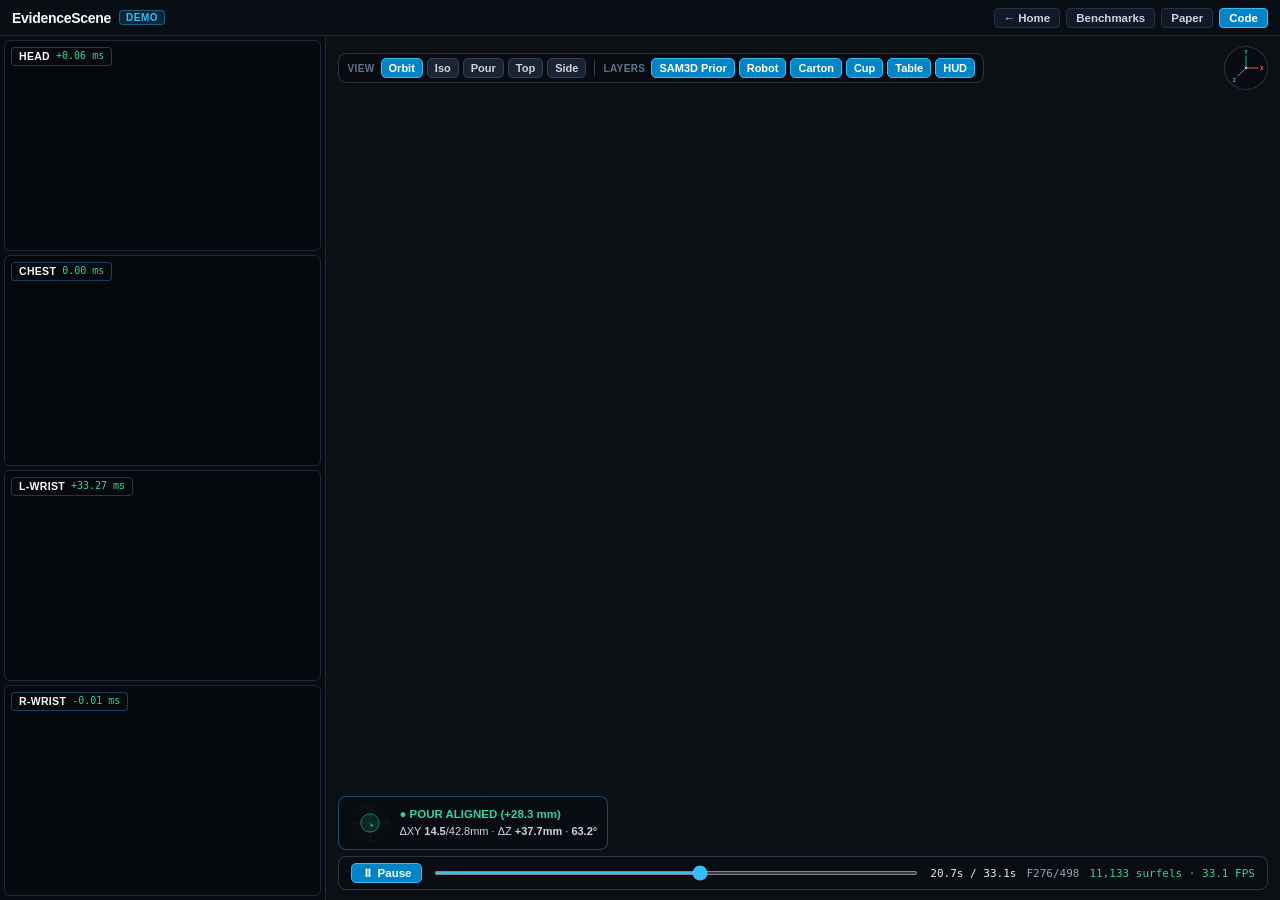
<file: docs/demo/index.html>
<!doctype html>
<html lang="en">
<head>
  <meta charset="utf-8">
  <meta name="viewport" content="width=device-width,initial-scale=1">
  <meta name="description" content="EvidenceScene Interactive 3D Workspace & 4-Camera RGB-D Replay Viewer">
  <title>EvidenceScene — Interactive 3D Workspace Demo</title>
  <link rel="stylesheet" href="style.css">
</head>
<body>
  <header class="demo-topbar">
    <div class="demo-brand">
      <a href="../" class="demo-title">EvidenceScene</a>
      <span class="demo-badge">DEMO</span>
    </div>
    <nav class="demo-nav">
      <a href="../" class="demo-link">← Home</a>
      <a href="../benchmark/" class="demo-link">Benchmarks</a>
      <a href="../assets/papers/evidencescene.pdf" class="demo-link" target="_blank" rel="noopener">Paper</a>
      <a href="https://github.com/tiwater/evidencescene" class="demo-link demo-link-primary" target="_blank" rel="noopener">Code</a>
    </nav>
  </header>

  <main id="demo-scene3d" class="demo-stage">
    <!-- Left Strip: 4 Full-Bleed 16:9 Camera Feeds with In-Frame Overlay Badges -->
    <aside class="cam-strip">
      <div class="cam-tile">
        <canvas data-cam-canvas="head"></canvas>
        <div class="cam-overlay-pill">
          <strong>HEAD</strong>
          <span data-cam-caption="head">+0.06 ms</span>
        </div>
      </div>
      <div class="cam-tile">
        <canvas data-cam-canvas="chest"></canvas>
        <div class="cam-overlay-pill">
          <strong>CHEST</strong>
          <span data-cam-caption="chest">0.00 ms</span>
        </div>
      </div>
      <div class="cam-tile">
        <canvas data-cam-canvas="left_arm"></canvas>
        <div class="cam-overlay-pill cam-overlay-ctx">
          <strong>L-WRIST</strong>
          <span data-cam-caption="left_arm">+33.27 ms</span>
        </div>
      </div>
      <div class="cam-tile">
        <canvas data-cam-canvas="right_arm"></canvas>
        <div class="cam-overlay-pill">
          <strong>R-WRIST</strong>
          <span data-cam-caption="right_arm">-0.01 ms</span>
        </div>
      </div>
      <video data-scene3d-video src="../assets/scene3d/cameras_4view_sync.mp4" muted loop playsinline preload="auto" style="display:none"></video>
    </aside>

    <!-- Right 3D WebGL Canvas (Full-Height, ~74% Width) with All Controls Inside the Canvas -->
    <section class="viewport-pane">
      <canvas class="scene3d-canvas" data-scene3d-canvas></canvas>

      <!-- Top-Left Floating Overlay: Compact Pour Alignment Reticle -->
      <div class="scene3d-assist-hud">
        <svg class="scene3d-reticle-svg" viewBox="-46 -46 92 92" aria-hidden="true">
          <circle cx="0" cy="0" r="40" fill="#090d12" stroke="#263340" stroke-width="1" stroke-dasharray="2 2"></circle>
          <line x1="-42" y1="0" x2="42" y2="0" stroke="#1e293b" stroke-width="1"></line>
          <line x1="0" y1="-42" x2="0" y2="42" stroke="#1e293b" stroke-width="1"></line>
          <circle data-hud-ring cx="0" cy="0" r="20" fill="rgba(16,185,129,0.16)" stroke="#10b981" stroke-width="1.5"></circle>
          <line data-hud-line x1="0" y1="0" x2="4" y2="5" stroke="#10b981" stroke-width="1.4"></line>
          <circle data-hud-dot cx="4" cy="5" r="3.5" fill="#10b981" stroke="#090d12" stroke-width="1"></circle>
        </svg>
        <div class="scene3d-assist-body">
          <div class="scene3d-assist-title" data-hud-title data-state="aligned">● POUR ALIGNED (+28.3 mm)</div>
          <div data-hud-row1>ΔXY <strong>14.5</strong>/42.8mm · ΔZ <strong>+37.7mm</strong> · <strong>63.2°</strong></div>
        </div>
      </div>

      <!-- Top-Right Floating Overlay: Viewpoint & Layer Dock + XYZ Triad -->
      <div class="viewport-top-right">
        <div class="floating-dock">
          <div class="dock-group">
            <span class="dock-label">View</span>
            <button type="button" class="scene3d-chip is-active" data-view-preset="orbit" aria-pressed="true">Orbit</button>
            <button type="button" class="scene3d-chip" data-view-preset="iso">Iso</button>
            <button type="button" class="scene3d-chip" data-view-preset="pour">Pour</button>
            <button type="button" class="scene3d-chip" data-view-preset="top">Top</button>
            <button type="button" class="scene3d-chip" data-view-preset="side">Side</button>
          </div>
          <span class="dock-sep"></span>
          <div class="dock-group">
            <span class="dock-label">Layers</span>
            <button type="button" class="scene3d-chip is-active" data-layer-toggle="prior" aria-pressed="true" title="Stage-0 Preparation Prior (SAM 3D 360° Complete Object Mesh + Sim(3) Depth Anchor)">SAM3D Prior</button>
            <button type="button" class="scene3d-chip is-active" data-layer-toggle="robot" aria-pressed="true">Robot</button>
            <button type="button" class="scene3d-chip is-active" data-layer-toggle="carton" aria-pressed="true">Carton</button>
            <button type="button" class="scene3d-chip is-active" data-layer-toggle="cup" aria-pressed="true">Cup</button>
            <button type="button" class="scene3d-chip is-active" data-layer-toggle="table" aria-pressed="true">Table</button>
            <button type="button" class="scene3d-chip is-active" data-layer-toggle="hud" aria-pressed="true">HUD</button>
          </div>
        </div>

        <svg class="scene3d-orient-svg" data-scene3d-orient viewBox="0 0 80 80" aria-label="3D Coordinate Frame">
          <g fill="#f87171" stroke="#f87171"><line x1="40" y1="40" x2="64" y2="40" stroke-width="1.6"></line><text x="70" y="40" stroke="none" text-anchor="middle" dominant-baseline="central">X</text></g>
          <g fill="#34d399" stroke="#34d399"><line x1="40" y1="40" x2="40" y2="16" stroke-width="1.6"></line><text x="40" y="10" stroke="none" text-anchor="middle" dominant-baseline="central">Y</text></g>
          <g fill="#60a5fa" stroke="#60a5fa"><line x1="40" y1="40" x2="24" y2="56" stroke-width="1.6"></line><text x="18" y="62" stroke="none" text-anchor="middle" dominant-baseline="central">Z</text></g>
          <circle cx="40" cy="40" r="2.2" fill="#cbd5e1"></circle>
        </svg>
      </div>

      <!-- Bottom Floating Overlay: Timeline Scrubber Inside the 3D Viewport -->
      <div class="viewport-bottom-dock">
        <button type="button" class="scene3d-play-btn" data-scene3d-play>⏸ Pause</button>
        <input type="range" class="scene3d-scrubber" data-scene3d-scrubber min="0" max="167" value="92" aria-label="3D Replay Timeline" />
        <span class="dock-mono" data-scene3d-timecode>20.7s / 33.1s</span>
        <span class="dock-mono dock-muted" data-scene3d-frame>F276/498</span>
        <span class="dock-mono dock-accent" data-scene3d-pts>11,133 surfels · 33.1 FPS</span>
      </div>
    </section>
  </main>

  <script type="module">
    import { initScene3DViewer } from '../assets/js/scene3d-viewer.js';
    initScene3DViewer(document.getElementById('demo-scene3d'), {
      assetBase: '../assets/scene3d',
      autoOrbit: true,
      autoPlay: true,
      initialFrame: 92,
      compactHud: true
    });
  </script>
</body>
</html>
</file>
<file: docs/assets/css/style.css>
:root {
  --bg-primary: #ffffff;
  --bg-secondary: #f8fafc;
  --bg-tertiary: #f1f5f9;
  --bg-dark: #0f172a;
  --text-primary: #0f172a;
  --text-secondary: #334155;
  --text-muted: #64748b;
  --accent-blue: #2563eb;
  --accent-blue-hover: #1d4ed8;
  --accent-green: #15803d;
  --accent-red: #b91c1c;
  --border-color: #e2e8f0;
  --radius-md: 8px;
  --radius-lg: 12px;
  --max-width: 980px;
}

* {
  box-sizing: border-box;
  margin: 0;
  padding: 0;
}

html {
  scroll-behavior: smooth;
}

body {
  font-family: 'Inter', -apple-system, BlinkMacSystemFont, 'Segoe UI', Roboto, sans-serif;
  color: var(--text-primary);
  background-color: var(--bg-primary);
  line-height: 1.65;
  -webkit-font-smoothing: antialiased;
}

a {
  color: var(--accent-blue);
  text-decoration: none;
}

a:hover {
  color: var(--accent-blue-hover);
  text-decoration: underline;
}

code {
  font-family: 'JetBrains Mono', 'Fira Code', monospace;
  font-size: 0.86em;
  background: var(--bg-tertiary);
  padding: 0.12rem 0.35rem;
  border-radius: 4px;
  color: #1e293b;
}

/* Top Navigation Bar */
.top-nav {
  position: sticky;
  top: 0;
  z-index: 100;
  background: rgba(255, 255, 255, 0.96);
  backdrop-filter: blur(8px);
  border-bottom: 1px solid var(--border-color);
}

.nav-container {
  max-width: var(--max-width);
  margin: 0 auto;
  padding: 0.65rem 1.5rem;
  display: flex;
  align-items: center;
  justify-content: space-between;
  flex-wrap: wrap;
  gap: 1rem;
}

.nav-brand {
  font-weight: 700;
  font-size: 1.05rem;
  color: var(--text-primary);
}

.nav-brand:hover {
  color: var(--text-primary);
  text-decoration: none;
}

.nav-links {
  display: flex;
  gap: 1.25rem;
  list-style: none;
  flex-wrap: wrap;
}

.nav-links a {
  color: var(--text-secondary);
  font-size: 0.88rem;
  font-weight: 500;
}

.nav-links a:hover {
  color: var(--accent-blue);
  text-decoration: none;
}

/* Hero Section (BundleSDF / Nerfies Style) */
.hero {
  padding: 3rem 1.5rem 2.2rem;
  text-align: center;
  border-bottom: 1px solid var(--border-color);
}

.hero-container {
  max-width: 940px;
  margin: 0 auto;
}

.hero-kicker {
  display: inline-block;
  font-size: 0.78rem;
  font-weight: 600;
  letter-spacing: 0.06em;
  text-transform: uppercase;
  color: var(--text-muted);
  margin-bottom: 0.55rem;
}

.hero-title {
  font-size: clamp(1.8rem, 3.3vw, 2.4rem);
  font-weight: 700;
  line-height: 1.24;
  letter-spacing: -0.02em;
  color: var(--text-primary);
  margin-bottom: 0.9rem;
}

.authors-block {
  margin-bottom: 1.1rem;
}

.authors-list {
  font-size: 1.1rem;
  font-weight: 500;
  color: var(--accent-blue);
}

.authors-affiliation {
  font-size: 0.94rem;
  color: var(--text-muted);
}

.cta-buttons {
  display: flex;
  justify-content: center;
  flex-wrap: wrap;
  gap: 0.6rem;
  margin-top: 1.15rem;
  margin-bottom: 1.8rem;
}

.btn-pill {
  display: inline-flex;
  align-items: center;
  gap: 0.45rem;
  padding: 0.55rem 1.15rem;
  border-radius: 999px;
  font-size: 0.9rem;
  font-weight: 500;
  transition: all 0.15s ease;
  border: 1px solid transparent;
}

.btn-pill:hover {
  text-decoration: none;
}

.btn-dark {
  background: #1e293b;
  color: #ffffff;
}

.btn-dark:hover {
  background: #0f172a;
  color: #ffffff;
}

.btn-outline {
  background: #ffffff;
  color: var(--text-primary);
  border-color: #cbd5e1;
}

.btn-outline:hover {
  border-color: #64748b;
  background: var(--bg-secondary);
  color: var(--text-primary);
}

/* Sections */
.section {
  padding: 2.6rem 1.5rem;
  border-bottom: 1px solid var(--border-color);
}

.section.alt-bg {
  background-color: var(--bg-secondary);
}

.container {
  max-width: var(--max-width);
  margin: 0 auto;
}

.section-header {
  margin-bottom: 1.35rem;
  text-align: center;
}

.section-title {
  font-size: 1.65rem;
  font-weight: 700;
  letter-spacing: -0.015em;
  color: var(--text-primary);
  margin-bottom: 0.3rem;
}

.section-subtitle {
  font-size: 0.96rem;
  color: var(--text-muted);
  max-width: 760px;
  margin: 0 auto;
}

/* Value Highlights (3 Clean Cards) */
.value-grid-3 {
  display: grid;
  grid-template-columns: repeat(3, 1fr);
  gap: 1rem;
  margin-top: 1.35rem;
}

.value-card {
  background: var(--bg-secondary);
  border: 1px solid var(--border-color);
  border-radius: var(--radius-md);
  padding: 1.1rem 1.2rem;
  text-align: left;
}

.value-metric {
  font-size: 1.3rem;
  font-weight: 700;
  color: var(--accent-blue);
  margin-bottom: 0.25rem;
}

.value-card h3 {
  font-size: 0.96rem;
  font-weight: 600;
  color: var(--text-primary);
  margin-bottom: 0.35rem;
}

.value-card p {
  font-size: 0.87rem;
  color: var(--text-secondary);
  line-height: 1.52;
}

/* Interactive Comparison Viewer (BundleSDF Style) */
.comp-selector-bar {
  display: flex;
  justify-content: center;
  flex-wrap: wrap;
  gap: 0.5rem;
  margin-bottom: 1.1rem;
}

.comp-btn {
  padding: 0.5rem 1rem;
  border-radius: 999px;
  border: 1px solid #cbd5e1;
  background: #ffffff;
  color: var(--text-secondary);
  font-size: 0.86rem;
  font-weight: 600;
  cursor: pointer;
  transition: all 0.15s ease;
}

.comp-btn:hover {
  border-color: var(--accent-blue);
  color: var(--accent-blue);
}

.comp-btn.active {
  background: var(--accent-blue);
  color: #ffffff;
  border-color: var(--accent-blue);
}

.comp-stage {
  background: #ffffff;
  border: 1px solid var(--border-color);
  border-radius: var(--radius-lg);
  padding: 1rem;
  box-shadow: 0 2px 8px rgba(15, 23, 42, 0.04);
}

.comp-stage video {
  width: 100%;
  height: auto;
  border-radius: 6px;
  border: 1px solid var(--border-color);
  display: block;
}

.comp-verdict-bar {
  display: grid;
  grid-template-columns: 1fr 1fr;
  gap: 0.85rem;
  margin-top: 0.85rem;
}

.verdict-box {
  padding: 0.75rem 1rem;
  border-radius: 6px;
  font-size: 0.88rem;
  line-height: 1.5;
}

.verdict-ours {
  background: #f0fdf4;
  border: 1px solid #bbf7d0;
  color: #14532d;
}

.verdict-baseline {
  background: #fef2f2;
  border: 1px solid #fecaca;
  color: #7f1d1d;
}

/* Media & Video Grids */
.teaser-box {
  background: #ffffff;
  border: 1px solid var(--border-color);
  border-radius: var(--radius-md);
  padding: 0.9rem;
}

.teaser-video,
.video-card video,
.teaser-grid-3 img,
.figure-card img {
  width: 100%;
  height: auto;
  border-radius: 6px;
  border: 1px solid var(--border-color);
  display: block;
}

.teaser-grid-3 {
  display: grid;
  grid-template-columns: repeat(3, 1fr);
  gap: 0.75rem;
  margin-bottom: 0.75rem;
}

.teaser-grid-3 img,
.figure-card img {
  cursor: zoom-in;
}

.video-grid-2,
.figures-grid-2 {
  display: grid;
  grid-template-columns: repeat(2, 1fr);
  gap: 1.15rem;
  margin-top: 1.25rem;
}

.video-card,
.figure-card {
  background: #ffffff;
  border: 1px solid var(--border-color);
  border-radius: var(--radius-md);
  padding: 0.85rem;
}

.video-card h4,
.figure-card h4 {
  font-size: 0.94rem;
  font-weight: 600;
  margin-bottom: 0.45rem;
  color: var(--text-primary);
}

.caption {
  font-size: 0.87rem;
  color: var(--text-secondary);
  line-height: 1.55;
  text-align: left;
  margin-top: 0.55rem;
}

.caption strong {
  color: var(--text-primary);
}

.abstract-box {
  max-width: 880px;
  margin: 0 auto;
  font-size: 0.98rem;
  color: var(--text-secondary);
  line-height: 1.72;
  text-align: left;
}

.abstract-box p + p {
  margin-top: 0.85rem;
}

.code-snippet {
  max-width: 880px;
  margin: 1.1rem auto 0;
  background: var(--bg-secondary);
  border: 1px solid var(--border-color);
  border-radius: var(--radius-md);
  padding: 0.85rem 1.1rem;
  font-family: 'JetBrains Mono', 'Fira Code', monospace;
  font-size: 0.82rem;
  line-height: 1.55;
  color: var(--text-primary);
  overflow-x: auto;
  text-align: left;
}

/* Tables */
.table-wrapper {
  overflow-x: auto;
  margin-top: 0.75rem;
}

table.benchmark-table {
  width: 100%;
  border-collapse: collapse;
  font-size: 0.86rem;
  text-align: left;
  border-top: 1.5px solid var(--text-primary);
  border-bottom: 1.5px solid var(--text-primary);
  background: #ffffff;
}

table.benchmark-table th {
  background: var(--bg-secondary);
  color: var(--text-primary);
  font-weight: 600;
  padding: 0.6rem 0.8rem;
  border-bottom: 1px solid #94a3b8;
  white-space: nowrap;
}

table.benchmark-table td {
  padding: 0.55rem 0.8rem;
  border-bottom: 1px solid var(--border-color);
  color: var(--text-secondary);
}

table.benchmark-table tr.highlight-row td,
table.benchmark-table tr.highlight-row-emerald td {
  background: #f0fdf4;
  font-weight: 600;
  color: var(--text-primary);
}

/* Collapsible details for supplementary tables */
details.supp-details {
  margin-top: 1.25rem;
  background: #ffffff;
  border: 1px solid var(--border-color);
  border-radius: var(--radius-md);
  padding: 0.85rem 1.1rem;
}

details.supp-details summary {
  font-weight: 600;
  font-size: 0.95rem;
  color: var(--text-primary);
  cursor: pointer;
}

/* BibTeX */
.bibtex-wrapper {
  position: relative;
  max-width: 880px;
  margin: 0 auto;
  background: var(--bg-secondary);
  color: var(--text-primary);
  border: 1px solid var(--border-color);
  border-radius: var(--radius-md);
  padding: 1.1rem 1.3rem;
  font-family: 'JetBrains Mono', 'Fira Code', monospace;
  font-size: 0.82rem;
  line-height: 1.58;
  overflow-x: auto;
}

.copy-btn {
  position: absolute;
  top: 0.7rem;
  right: 0.7rem;
  background: #ffffff;
  color: var(--text-secondary);
  border: 1px solid var(--border-color);
  padding: 0.28rem 0.65rem;
  border-radius: 4px;
  font-size: 0.78rem;
  font-weight: 500;
  cursor: pointer;
}

.claim-callout {
  background: var(--bg-secondary);
  border-left: 3px solid #64748b;
  padding: 0.75rem 1rem;
  margin-top: 1rem;
  font-size: 0.86rem;
  color: var(--text-secondary);
}

/* Lightbox Modal */
.lightbox-modal {
  display: none;
  position: fixed;
  z-index: 999;
  inset: 0;
  background: rgba(15, 23, 42, 0.88);
  align-items: center;
  justify-content: center;
  padding: 2rem;
}

.lightbox-modal.open {
  display: flex;
}

.lightbox-modal img {
  max-width: 94vw;
  max-height: 88vh;
  border-radius: 6px;
  background: #ffffff;
  padding: 0.4rem;
}

.lightbox-close {
  position: absolute;
  top: 1.25rem;
  right: 1.75rem;
  color: #ffffff;
  font-size: 2rem;
  cursor: pointer;
}

.footer {
  background: var(--bg-secondary);
  border-top: 1px solid var(--border-color);
  color: var(--text-muted);
  padding: 1.8rem 1.5rem;
  font-size: 0.85rem;
  text-align: center;
}

/* ==========================================================================
   Interactive Split-Screen 4-Camera + Rotatable 3D Scene Reconstruction Viewer
   ========================================================================== */
.scene3d-split-shell {
  margin-top: 1.25rem;
  background: #0b1017;
  color: #e2e8f0;
  border: 1px solid #334155;
  border-radius: 10px;
  overflow: hidden;
  box-shadow: 0 12px 32px rgba(15, 23, 42, 0.14);
  text-align: left;
}

.scene3d-stage {
  display: grid;
  grid-template-columns: 28% 72%;
  height: 620px;
}

.scene3d-cameras-pane {
  background: #080c12;
  border-right: 1px solid #1e293b;
  padding: 4px;
  display: grid;
  grid-template-rows: repeat(4, 1fr);
  gap: 4px;
  min-height: 0;
}

.scene3d-cam-tile {
  position: relative;
  width: 100%;
  height: 100%;
  background: #05080c;
  border: 1px solid #1e293b;
  border-radius: 6px;
  overflow: hidden;
}

.scene3d-cam-tile canvas {
  width: 100%;
  height: 100%;
  object-fit: cover;
  display: block;
}

.cam-overlay-pill {
  position: absolute;
  top: 6px;
  left: 6px;
  display: inline-flex;
  align-items: center;
  gap: 6px;
  padding: 2px 7px;
  border-radius: 4px;
  background: rgba(7, 11, 16, 0.74);
  border: 1px solid rgba(56, 189, 248, 0.34);
  backdrop-filter: blur(4px);
  font-size: 10.5px;
  line-height: 1.2;
  pointer-events: none;
}

.cam-overlay-pill strong {
  color: #f8fafc;
  font-weight: 700;
  letter-spacing: 0.03em;
}

.cam-overlay-pill span {
  font-family: 'JetBrains Mono', monospace;
  color: #34d399;
  font-size: 10px;
}

.cam-overlay-ctx {
  border-color: rgba(148, 163, 184, 0.28);
}

.scene3d-viewport-pane {
  position: relative;
  background: #0c1015;
  width: 100%;
  height: 100%;
  overflow: hidden;
  user-select: none;
}

.scene3d-canvas {
  position: absolute;
  inset: 0;
  width: 100%;
  height: 100%;
  display: block;
  cursor: grab;
}

.scene3d-canvas:active {
  cursor: grabbing;
}

.scene3d-assist-hud {
  position: absolute;
  bottom: 50px;
  left: 10px;
  z-index: 4;
  display: flex;
  align-items: center;
  gap: 8px;
  background: rgba(9, 13, 18, 0.76);
  border: 1px solid rgba(56, 189, 248, 0.38);
  border-radius: 8px;
  padding: 5px 10px;
  backdrop-filter: blur(8px);
  pointer-events: none;
}

.scene3d-reticle-svg {
  width: 42px;
  height: 42px;
  flex-shrink: 0;
}

.scene3d-assist-body {
  font-size: 11px;
  line-height: 1.35;
  color: #cbd5e1;
}

.scene3d-assist-title {
  font-weight: 700;
  font-size: 11.5px;
  color: #34d399;
  margin-bottom: 1px;
}

.scene3d-assist-title[data-state="approaching"] {
  color: #fbbf24;
}

.scene3d-assist-title[data-state="transport"] {
  color: #38bdf8;
}

.scene3d-assist-title[data-state="standby"] {
  color: #cbd5e1;
}

.viewport-top-right {
  position: absolute;
  top: 10px;
  left: 10px;
  right: 10px;
  z-index: 4;
  display: flex;
  align-items: center;
  justify-content: space-between;
  gap: 8px;
  pointer-events: none;
}

.floating-dock {
  pointer-events: auto;
  display: flex;
  flex-wrap: wrap;
  align-items: center;
  gap: 5px;
  padding: 4px 8px;
  background: rgba(9, 13, 18, 0.76);
  border: 1px solid rgba(51, 65, 85, 0.78);
  border-radius: 8px;
  backdrop-filter: blur(8px);
}

.dock-group {
  display: flex;
  align-items: center;
  gap: 4px;
}

.dock-sep {
  width: 1px;
  height: 15px;
  background: #334155;
  margin: 0 2px;
}

.scene3d-chip {
  background: rgba(30, 41, 59, 0.85);
  color: #cbd5e1;
  border: 1px solid #334155;
  border-radius: 5px;
  padding: 3px 7px;
  font-size: 11px;
  font-weight: 600;
  cursor: pointer;
  text-decoration: none;
  transition: all 0.12s ease;
}

.scene3d-chip:hover {
  background: #334155;
  color: #ffffff;
}

.scene3d-chip.is-active,
.scene3d-chip[aria-pressed="true"] {
  background: #0284c7;
  color: #ffffff;
  border-color: #38bdf8;
}

.scene3d-orient-svg {
  width: 44px;
  height: 44px;
  flex-shrink: 0;
  pointer-events: none;
  background: rgba(9, 13, 18, 0.76);
  border: 1px solid rgba(51, 65, 85, 0.78);
  border-radius: 50%;
  backdrop-filter: blur(8px);
}

.scene3d-orient-svg text {
  font-size: 10px;
  font-weight: 700;
}

.viewport-bottom-dock {
  position: absolute;
  left: 10px;
  right: 10px;
  bottom: 10px;
  z-index: 4;
  display: flex;
  align-items: center;
  gap: 10px;
  padding: 6px 12px;
  background: rgba(9, 13, 18, 0.78);
  border: 1px solid rgba(51, 65, 85, 0.78);
  border-radius: 8px;
  backdrop-filter: blur(8px);
  font-size: 11.5px;
}

.scene3d-play-btn {
  background: #0284c7;
  color: #ffffff;
  border: 1px solid #38bdf8;
  border-radius: 5px;
  padding: 3px 10px;
  font-size: 11.5px;
  font-weight: 600;
  cursor: pointer;
  white-space: nowrap;
}

.scene3d-play-btn:hover {
  background: #0369a1;
}

.scene3d-scrubber {
  flex: 1;
  accent-color: #38bdf8;
  cursor: pointer;
  height: 4px;
}

.dock-mono {
  font-family: 'JetBrains Mono', monospace;
  font-size: 11px;
  white-space: nowrap;
}

.dock-muted {
  color: #94a3b8;
}

.dock-accent {
  color: #34d399;
}

@media (max-width: 960px) {
  .scene3d-stage {
    grid-template-columns: 1fr;
    height: auto;
  }
  .scene3d-cameras-pane {
    grid-template-columns: 1fr 1fr;
    grid-template-rows: 1fr 1fr;
    border-right: none;
    border-bottom: 1px solid #1e293b;
  }
  .scene3d-viewport-pane {
    height: 520px;
  }
}

@media (max-width: 768px) {
  .value-grid-3,
  .comp-verdict-bar,
  .teaser-grid-3,
  .video-grid-2,
  .figures-grid-2,
  .scene3d-inventory-list {
    grid-template-columns: 1fr;
  }
}

/* Inline mathematical notation (zero-CDN, instant paint) */
.math {
  font-variant-numeric: lining-nums tabular-nums;
}

.math i {
  font-family: 'STIX Two Text', 'Cambria Math', 'Times New Roman', Georgia, serif;
  font-style: italic;
  font-size: 1.04em;
}

.math b {
  font-family: 'STIX Two Text', 'Cambria Math', 'Times New Roman', Georgia, serif;
  font-weight: 700;
}

.math .math-cal {
  font-family: 'STIX Two Math', 'Cambria Math', 'Apple Chancery', 'URW Chancery L', Georgia, serif;
  font-style: italic;
}

.math sub,
.math sup {
  font-size: 0.74em;
  line-height: 0;
  position: relative;
  vertical-align: baseline;
}

.math sup {
  top: -0.42em;
}

.math sub {
  bottom: -0.22em;
}
</file>
<file: docs/demo/style.css>
*, *::before, *::after {
  box-sizing: border-box;
}

html, body {
  margin: 0;
  padding: 0;
  width: 100%;
  height: 100%;
  overflow: hidden;
  background: #070b10;
  color: #e2e8f0;
  font-family: -apple-system, BlinkMacSystemFont, "Segoe UI", Roboto, "Helvetica Neue", Arial, sans-serif;
}

body {
  display: flex;
  flex-direction: column;
}

a {
  color: inherit;
  text-decoration: none;
}

button {
  font: inherit;
}

/* Ultra-slim 36px top bar */
.demo-topbar {
  height: 36px;
  display: flex;
  align-items: center;
  justify-content: space-between;
  gap: 12px;
  padding: 0 12px;
  background: #090d14;
  border-bottom: 1px solid #1e293b;
  flex-shrink: 0;
}

.demo-brand {
  display: flex;
  align-items: center;
  gap: 8px;
  min-width: 0;
}

.demo-title {
  font-weight: 800;
  font-size: 14px;
  letter-spacing: -0.02em;
  color: #f8fafc;
}

.demo-badge {
  background: rgba(14, 165, 233, 0.16);
  color: #38bdf8;
  border: 1px solid rgba(56, 189, 248, 0.38);
  border-radius: 4px;
  padding: 1px 6px;
  font-size: 10px;
  font-weight: 700;
  letter-spacing: 0.05em;
}

.demo-status {
  color: #64748b;
  font-size: 11px;
  white-space: nowrap;
  overflow: hidden;
  text-overflow: ellipsis;
  max-width: 320px;
}

.demo-nav {
  display: flex;
  align-items: center;
  gap: 6px;
}

.demo-link {
  font-size: 11.5px;
  font-weight: 600;
  color: #cbd5e1;
  background: #111827;
  border: 1px solid #263346;
  border-radius: 4px;
  padding: 3px 9px;
  transition: all 0.15s ease;
}

.demo-link:hover {
  background: #1e293b;
  color: #ffffff;
  border-color: #475569;
}

.demo-link-primary {
  background: #0284c7;
  color: #ffffff;
  border-color: #38bdf8;
}

.demo-link-primary:hover {
  background: #0369a1;
}

/* Edge-to-edge split stage filling 100% of remaining viewport height */
.demo-stage {
  flex: 1;
  display: grid;
  grid-template-columns: clamp(280px, 25.5vw, 390px) 1fr;
  min-height: 0;
  width: 100%;
  background: #070b10;
}

/* Left Strip: 4 vertically stacked 16:9 cameras with zero wasted space */
.cam-strip {
  display: grid;
  grid-template-rows: repeat(4, 1fr);
  gap: 4px;
  padding: 4px;
  background: #080c12;
  border-right: 1px solid #1e293b;
  min-height: 0;
}

.cam-tile {
  position: relative;
  width: 100%;
  height: 100%;
  background: #05080c;
  border: 1px solid #1e293b;
  border-radius: 6px;
  overflow: hidden;
}

.cam-tile canvas {
  width: 100%;
  height: 100%;
  object-fit: cover;
  display: block;
}

.cam-overlay-pill {
  position: absolute;
  top: 6px;
  left: 6px;
  display: inline-flex;
  align-items: center;
  gap: 6px;
  padding: 2px 7px;
  border-radius: 4px;
  background: rgba(7, 11, 16, 0.72);
  border: 1px solid rgba(56, 189, 248, 0.32);
  backdrop-filter: blur(4px);
  font-size: 10.5px;
  line-height: 1.2;
  pointer-events: none;
}

.cam-overlay-pill strong {
  color: #f8fafc;
  font-weight: 700;
  letter-spacing: 0.03em;
}

.cam-overlay-pill span {
  font-family: ui-monospace, SFMono-Regular, Menlo, Monaco, Consolas, monospace;
  color: #34d399;
  font-size: 10px;
}

.cam-overlay-ctx {
  border-color: rgba(148, 163, 184, 0.28);
}

/* Right Pane: Full-bleed 3D WebGL viewport with floating overlays inside */
.viewport-pane {
  position: relative;
  width: 100%;
  height: 100%;
  background: #0c1015;
  overflow: hidden;
  user-select: none;
}

.scene3d-canvas {
  position: absolute;
  inset: 0;
  width: 100%;
  height: 100%;
  display: block;
  cursor: grab;
}

.scene3d-canvas:active {
  cursor: grabbing;
}

/* Bottom-Left Compact Pour Alignment HUD (above timeline dock) */
.scene3d-assist-hud {
  position: absolute;
  bottom: 50px;
  left: 12px;
  z-index: 4;
  display: flex;
  align-items: center;
  gap: 8px;
  background: rgba(9, 13, 18, 0.76);
  border: 1px solid rgba(56, 189, 248, 0.36);
  border-radius: 8px;
  padding: 5px 10px;
  backdrop-filter: blur(8px);
  pointer-events: none;
}

.scene3d-reticle-svg {
  width: 42px;
  height: 42px;
  flex-shrink: 0;
}

.scene3d-assist-body {
  font-size: 11px;
  line-height: 1.35;
  color: #cbd5e1;
}

.scene3d-assist-title {
  font-weight: 700;
  font-size: 11.5px;
  color: #34d399;
  margin-bottom: 1px;
}

.scene3d-assist-title[data-state="approaching"] {
  color: #fbbf24;
}

.scene3d-assist-title[data-state="transport"] {
  color: #38bdf8;
}

.scene3d-assist-title[data-state="standby"] {
  color: #cbd5e1;
}

/* Top Bar Inside 3D Viewport: Viewpoint + Layer Dock (left) & XYZ Triad (right) */
.viewport-top-right {
  position: absolute;
  top: 10px;
  left: 12px;
  right: 12px;
  z-index: 4;
  display: flex;
  align-items: center;
  justify-content: space-between;
  gap: 8px;
  pointer-events: none;
}

.floating-dock {
  pointer-events: auto;
  display: flex;
  flex-wrap: wrap;
  align-items: center;
  gap: 6px;
  padding: 4px 8px;
  background: rgba(9, 13, 18, 0.76);
  border: 1px solid rgba(51, 65, 85, 0.75);
  border-radius: 8px;
  backdrop-filter: blur(8px);
}

.dock-group {
  display: flex;
  align-items: center;
  gap: 4px;
}

.dock-label {
  font-size: 10px;
  font-weight: 700;
  text-transform: uppercase;
  letter-spacing: 0.04em;
  color: #64748b;
  margin-right: 2px;
}

.dock-sep {
  width: 1px;
  height: 16px;
  background: #334155;
  margin: 0 2px;
}

.scene3d-chip {
  background: rgba(30, 41, 59, 0.85);
  color: #cbd5e1;
  border: 1px solid #334155;
  border-radius: 5px;
  padding: 3px 7px;
  font-size: 11px;
  font-weight: 600;
  cursor: pointer;
  transition: all 0.12s ease;
}

.scene3d-chip:hover {
  background: #334155;
  color: #ffffff;
}

.scene3d-chip.is-active,
.scene3d-chip[aria-pressed="true"] {
  background: #0284c7;
  color: #ffffff;
  border-color: #38bdf8;
}

.scene3d-orient-svg {
  width: 44px;
  height: 44px;
  flex-shrink: 0;
  pointer-events: none;
  background: rgba(9, 13, 18, 0.76);
  border: 1px solid rgba(51, 65, 85, 0.75);
  border-radius: 50%;
  backdrop-filter: blur(8px);
}

.scene3d-orient-svg text {
  font-size: 10px;
  font-weight: 700;
}

/* Bottom Floating Timeline Scrubber Inside the 3D Viewport */
.viewport-bottom-dock {
  position: absolute;
  left: 12px;
  right: 12px;
  bottom: 10px;
  z-index: 4;
  display: flex;
  align-items: center;
  gap: 10px;
  padding: 6px 12px;
  background: rgba(9, 13, 18, 0.78);
  border: 1px solid rgba(51, 65, 85, 0.78);
  border-radius: 8px;
  backdrop-filter: blur(8px);
  font-size: 11.5px;
}

.scene3d-play-btn {
  background: #0284c7;
  color: #ffffff;
  border: 1px solid #38bdf8;
  border-radius: 5px;
  padding: 3px 10px;
  font-size: 11.5px;
  font-weight: 600;
  cursor: pointer;
  white-space: nowrap;
}

.scene3d-play-btn:hover {
  background: #0369a1;
}

.scene3d-scrubber {
  flex: 1;
  accent-color: #38bdf8;
  cursor: pointer;
  height: 4px;
}

.dock-mono {
  font-family: ui-monospace, SFMono-Regular, Menlo, Monaco, Consolas, monospace;
  font-size: 11px;
  white-space: nowrap;
}

.dock-muted {
  color: #94a3b8;
}

.dock-accent {
  color: #34d399;
}

@media (max-width: 960px) {
  html, body {
    overflow: auto;
  }
  .demo-stage {
    grid-template-columns: 1fr;
    grid-template-rows: auto 70vh;
  }
  .cam-strip {
    grid-template-columns: 1fr 1fr;
    grid-template-rows: 1fr 1fr;
    border-right: none;
    border-bottom: 1px solid #1e293b;
  }
}
</file>
